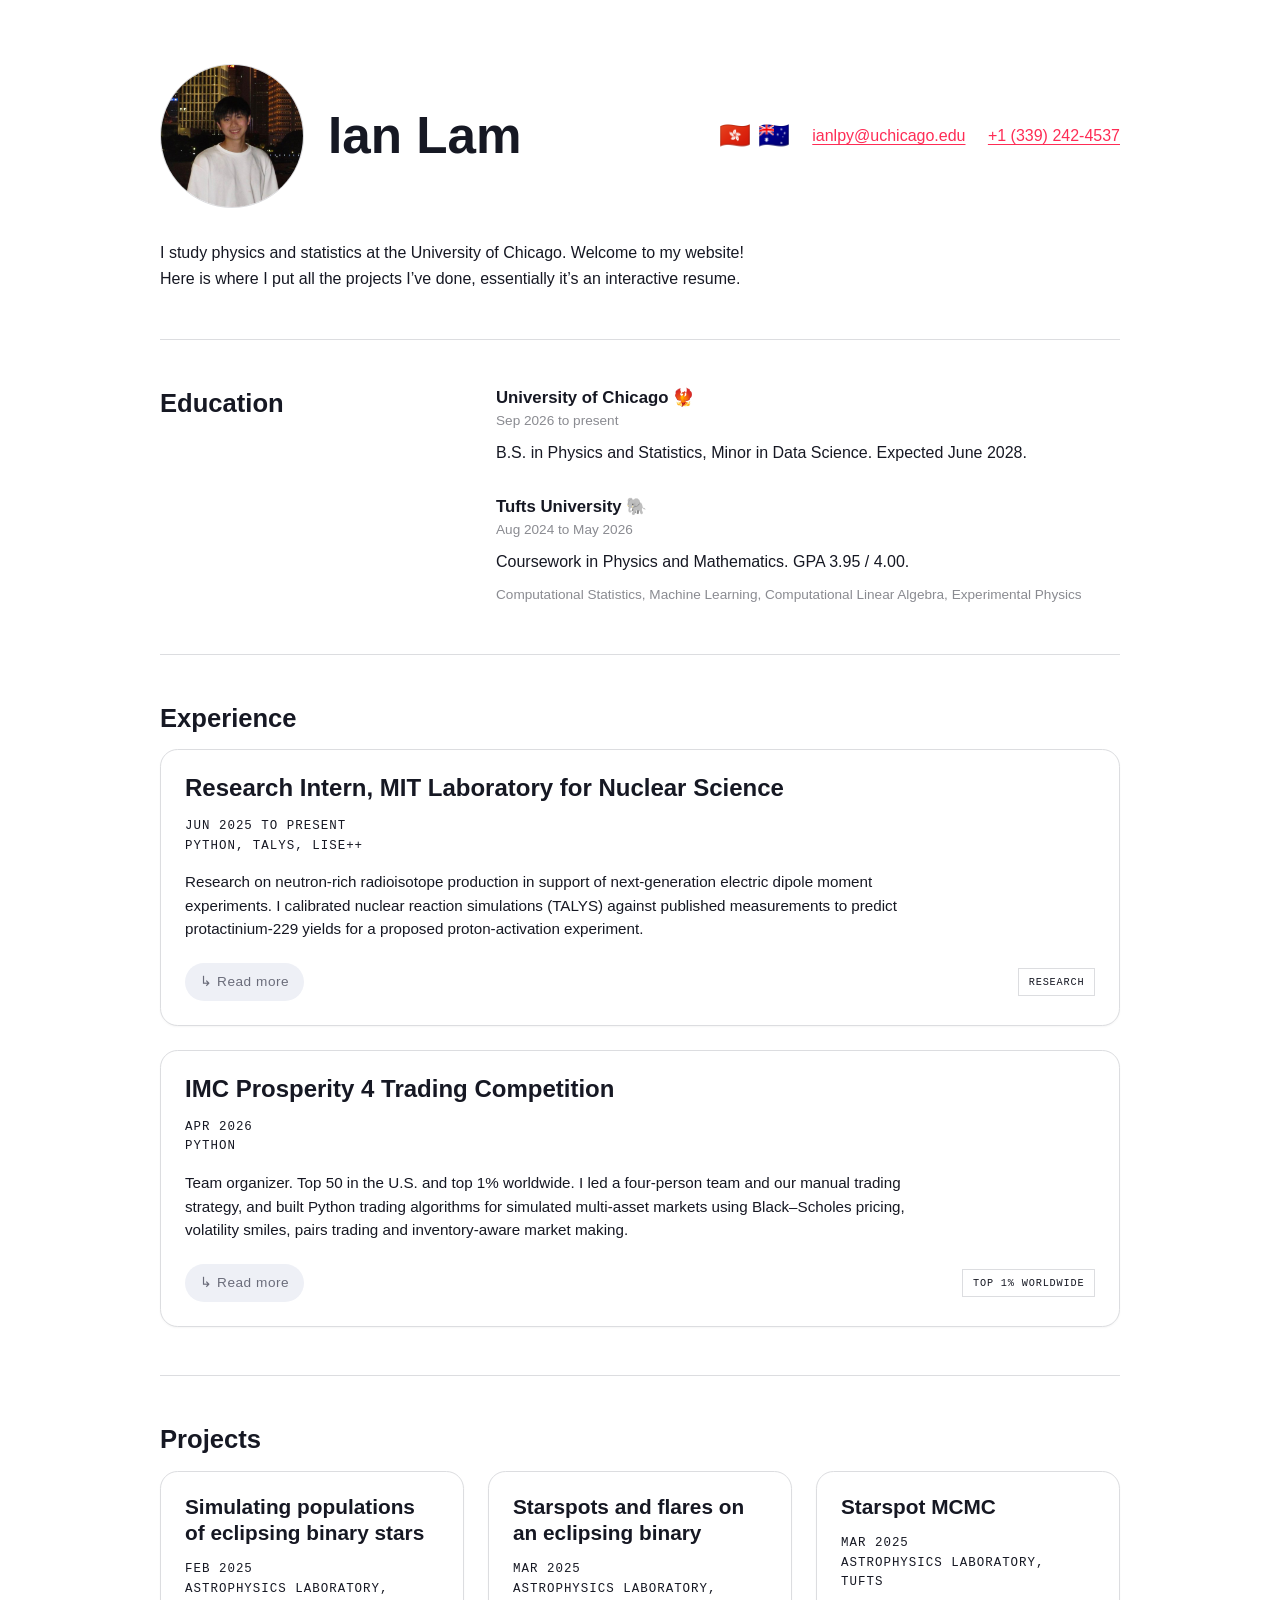
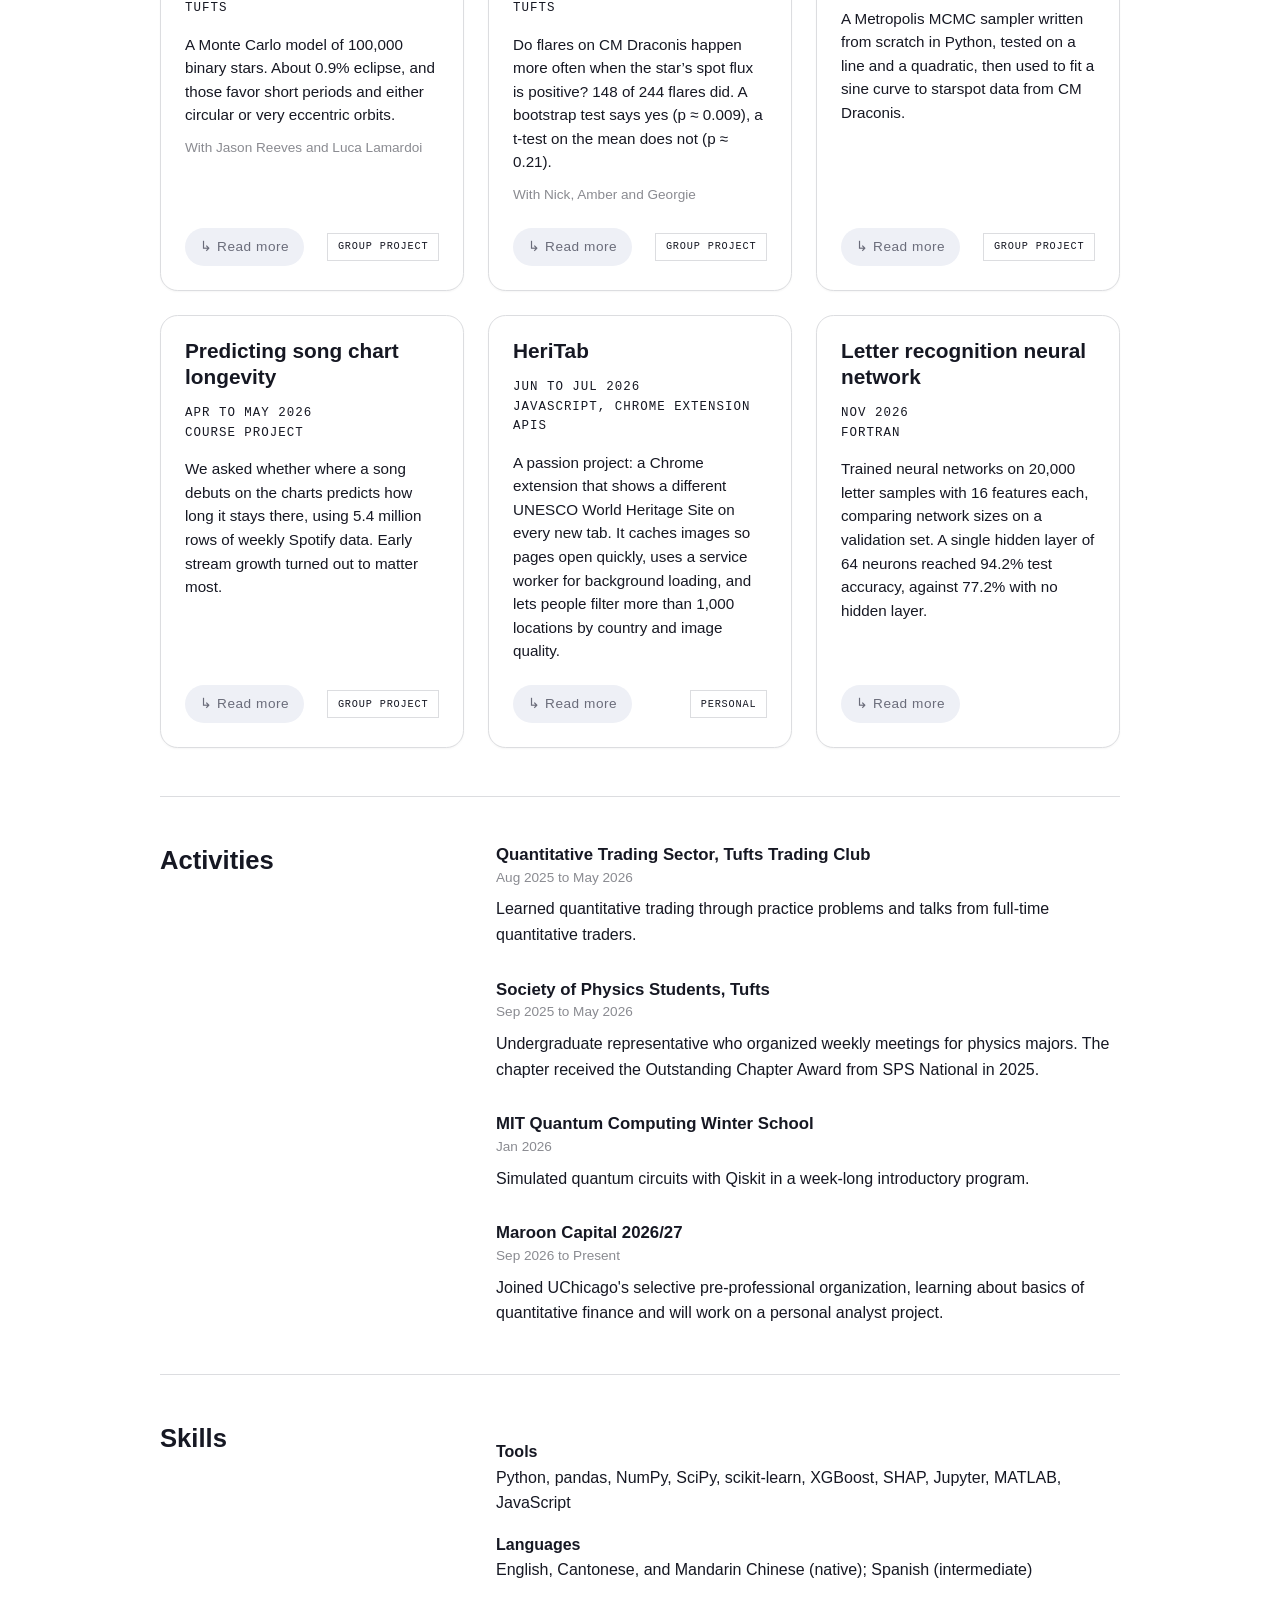
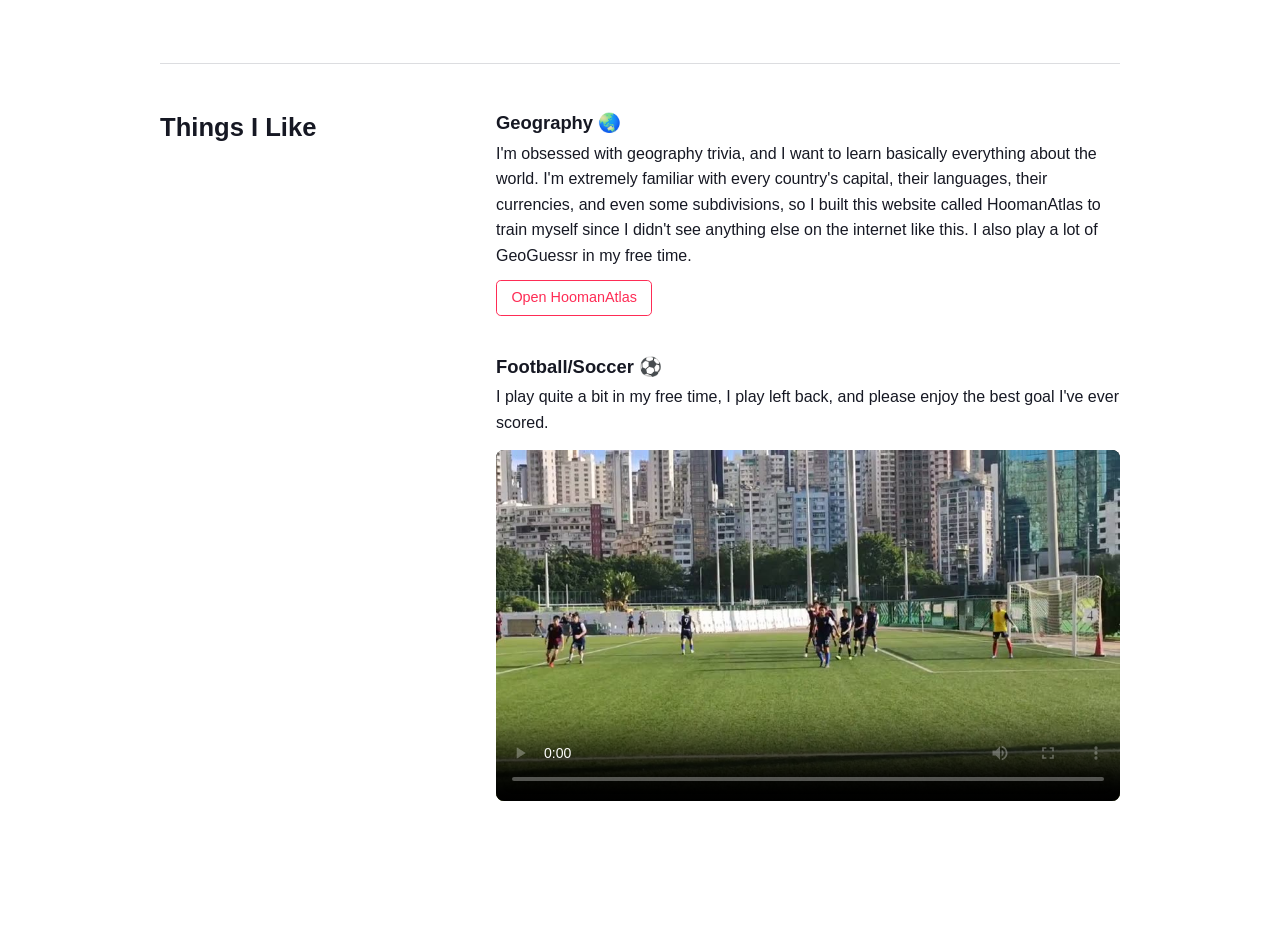
<file: index.html>
<!DOCTYPE html>
<html lang="en">
<head>
<meta charset="utf-8">
<meta name="viewport" content="width=device-width, initial-scale=1">
<title>Ian Lam</title>
<meta name="description" content="Ian Lam: physics and statistics student at the University of Chicago.">

<!--
  HOW TO EDIT THIS FILE
  Edit in VS Code (or any plain-text editor). Do NOT open in TextEdit rich-text mode, Pages, or Word and re-save.

  1. Search for "EDIT" to jump between sections.
  2. To add an entry, copy a whole <article class="entry"> ... </article> block and change the text.
  3. Colors and the font are at the top of style.css (the :root block).
  4. Each project title links to its own page in the projects/ folder.
  5. Spotify bars: change the --v number (the R² value) and the number shown beside it.
-->

<link rel="stylesheet" href="style.css">
</head>
<body>
<main class="page">

  <!-- EDIT: intro -->
  <section class="block top">
    <div class="masthead">
      <div class="who">
        <!-- EDIT: profile photo (pfp.jpg must be in the same folder as this file) -->
        <img class="pfp" alt="Photo of Ian Lam" src="pfp.jpg">
        <h1>Ian Lam</h1>
      </div>
      <!-- EDIT: contact details (top right, all on one line) -->
      <div class="contact">
        <span class="flags" role="img" aria-label="Hong Kong and Australia">🇭🇰 🇦🇺</span>
        <a href="mailto:ianlpy@uchicago.edu">ianlpy@uchicago.edu</a>
        <a href="tel:+13392424537">+1 (339) 242-4537</a>
      </div>
    </div>
    <div class="intro">
      <p>I study physics and statistics at the University of Chicago. Welcome to my website! Here is where I put all the projects I’ve done, essentially it’s an interactive resume.</p>
    </div>
  </section>

  <!-- EDIT: education -->
  <section class="block">
    <h2>Education</h2>
    <div>
      <article class="entry">
        <h3>University of Chicago 🐦‍🔥</h3>
        <p class="date">Sep 2026 to present</p>
        <p class="body">B.S. in Physics and Statistics, Minor in Data Science. Expected June 2028.</p>
      </article>
      <article class="entry">
        <h3>Tufts University 🐘</h3>
        <p class="date">Aug 2024 to May 2026</p>
        <p class="body">Coursework in Physics and Mathematics. GPA 3.95 / 4.00.</p>
        <p class="tags">Computational Statistics, Machine Learning, Computational Linear Algebra, Experimental Physics</p>
      </article>
    </div>
  </section>

  <!-- EDIT: experience -->
  <section class="block wide" id="experience">
    <h2>Experience</h2>
    <div class="cards rows">
      <article class="card wide">
        <div class="card-body">
          <h3><a class="card-link" href="projects/mit-lns.html">Research Intern, MIT Laboratory for Nuclear Science</a></h3>
          <p class="meta">Jun 2025 to present<br>Python, TALYS, LISE++</p>
          <p class="desc">Research on neutron-rich radioisotope production in support of next-generation electric dipole moment experiments. I calibrated nuclear reaction simulations (TALYS) against published measurements to predict protactinium-229 yields for a proposed proton-activation experiment.</p>
          <div class="card-foot">
            <span class="pill">↳ Read more</span>
            <span class="badge">Research</span>
          </div>
        </div>
      </article>

      <article class="card wide">
        <div class="card-body">
          <h3><a class="card-link" href="projects/imc-prosperity.html">IMC Prosperity 4 Trading Competition</a></h3>
          <p class="meta">Apr 2026<br>Python</p>
          <p class="desc">Team organizer. Top 50 in the U.S. and top 1% worldwide. I led a four-person team and our manual trading strategy, and built Python trading algorithms for simulated multi-asset markets using Black–Scholes pricing, volatility smiles, pairs trading and inventory-aware market making.</p>
          <div class="card-foot">
            <span class="pill">↳ Read more</span>
            <span class="badge">Top 1% worldwide</span>
          </div>
        </div>
      </article>
    </div>
  </section>

  <!-- EDIT: projects -->
  <section class="block wide" id="projects">
    <h2>Projects</h2>
    <div class="cards">
      <article class="card">
        <div class="card-body">
          <h3><a class="card-link" href="projects/eclipsing-binaries.html">Simulating populations of eclipsing binary stars</a></h3>
          <p class="meta">Feb 2025<br>Astrophysics Laboratory, Tufts</p>
          <p class="desc">A Monte Carlo model of 100,000 binary stars. About 0.9% eclipse, and those favor short periods and either circular or very eccentric orbits.</p>
        <p class="credit">With Jason Reeves and Luca Lamardoi</p>
          <div class="card-foot">
            <span class="pill">↳ Read more</span>
            <span class="badge">Group project</span>
          </div>
        </div>
      </article>
      <article class="card">
        <div class="card-body">
          <h3><a class="card-link" href="projects/starspots-flares.html">Starspots and flares on an eclipsing binary</a></h3>
          <p class="meta">Mar 2025<br>Astrophysics Laboratory, Tufts</p>
          <p class="desc">Do flares on CM Draconis happen more often when the star’s spot flux is positive? 148 of 244 flares did. A bootstrap test says yes (p ≈ 0.009), a t-test on the mean does not (p ≈ 0.21).</p>
        <p class="credit">With Nick, Amber and Georgie</p>
          <div class="card-foot">
            <span class="pill">↳ Read more</span>
            <span class="badge">Group project</span>
          </div>
        </div>
      </article>
      <article class="card">
        <div class="card-body">
          <h3><a class="card-link" href="projects/mcmc.html">Starspot MCMC</a></h3>
          <p class="meta">Mar 2025<br>Astrophysics Laboratory, Tufts</p>
          <p class="desc">A Metropolis MCMC sampler written from scratch in Python, tested on a line and a quadratic, then used to fit a sine curve to starspot data from CM Draconis.</p>
          <div class="card-foot">
            <span class="pill">↳ Read more</span>
            <span class="badge">Group project</span>
          </div>
        </div>
      </article>
      <article class="card">
        <div class="card-body">
          <h3><a class="card-link" href="projects/spotify.html">Predicting song chart longevity</a></h3>
          <p class="meta">Apr to May 2026<br>Course project</p>
          <p class="desc">We asked whether where a song debuts on the charts predicts how long it stays there, using 5.4 million rows of weekly Spotify data. Early stream growth turned out to matter most.</p>
          <div class="card-foot">
            <span class="pill">↳ Read more</span>
            <span class="badge">Group project</span>
          </div>
        </div>
      </article>
      <article class="card">
        <div class="card-body">
          <h3><a class="card-link" href="projects/heritab.html">HeriTab</a></h3>
          <p class="meta">Jun to Jul 2026<br>JavaScript, Chrome extension APIs</p>
          <p class="desc">A passion project: a Chrome extension that shows a different UNESCO World Heritage Site on every new tab. It caches images so pages open quickly, uses a service worker for background loading, and lets people filter more than 1,000 locations by country and image quality.</p>
          <div class="card-foot">
            <span class="pill">↳ Read more</span>
            <span class="badge">Personal</span>
          </div>
        </div>
      </article>
      <article class="card">
        <div class="card-body">
          <h3><a class="card-link" href="projects/letter-recognition.html">Letter recognition neural network</a></h3>
          <p class="meta">Nov 2026<br>Fortran</p>
          <p class="desc">Trained neural networks on 20,000 letter samples with 16 features each, comparing network sizes on a validation set. A single hidden layer of 64 neurons reached 94.2% test accuracy, against 77.2% with no hidden layer.</p>
          <div class="card-foot">
            <span class="pill">↳ Read more</span>
          </div>
        </div>
      </article>
    </div>
  </section>

  <!-- EDIT: activities -->
  <section class="block">
    <h2>Activities</h2>
    <div>
      <article class="entry">
        <h3>Quantitative Trading Sector, Tufts Trading Club</h3>
        <p class="date">Aug 2025 to May 2026</p>
        <p class="body">Learned quantitative trading through practice problems and talks from full-time quantitative traders.</p>
      </article>
      <article class="entry">
        <h3>Society of Physics Students, Tufts</h3>
        <p class="date">Sep 2025 to May 2026</p>
        <p class="body">Undergraduate representative who organized weekly meetings for physics majors. The chapter received the Outstanding Chapter Award from SPS National in 2025.</p>
      </article>
      <article class="entry">
        <h3>MIT Quantum Computing Winter School</h3>
        <p class="date">Jan 2026</p>
        <p class="body">Simulated quantum circuits with Qiskit in a week-long introductory program.</p>
      </article>
      <article class="entry">
        <h3>Maroon Capital 2026/27</h3>
        <p class="date">Sep 2026 to Present</p>
        <p class="body">Joined UChicago's selective pre-professional organization, learning about basics of quantitative finance and will work on a personal analyst project.</p>
      </article>
    </div>
  </section>

  <!-- EDIT: skills -->
  <section class="block">
    <h2>Skills</h2>
    <dl class="skills">
      <dt>Tools</dt>
      <dd>Python, pandas, NumPy, SciPy, scikit-learn, XGBoost, SHAP, Jupyter, MATLAB, JavaScript</dd>
      <dt>Languages</dt>
      <dd>English, Cantonese, and Mandarin Chinese (native); Spanish (intermediate)</dd>
    </dl>
  </section>

  <!-- EDIT: things I like. Copy a whole <div class="topic"> block to add another topic. -->
  <section class="block" id="likes">
    <h2>Things I Like</h2>
    <div class="likes">



      <div class="topic">
        <h3>Geography 🌏</h3>
        <p class="body">I'm obsessed with geography trivia, and I want to learn basically everything about the world. I'm extremely familiar with every country's capital, their languages, their currencies, and even some subdivisions, so I built this website called HoomanAtlas to train myself since I didn't see anything else on the internet like this. I also play a lot of GeoGuessr in my free time.</p>
        <!-- EDIT: hoomanatlas.html must be in the same folder as this file. It is a big page (about 20 MB), so it opens in a new tab. -->
        <p><a class="btn" href="hoomanatlas.html" target="_blank" rel="noopener">Open HoomanAtlas</a></p>
      </div>

      <div class="topic">
        <h3>Football/Soccer ⚽</h3>
        <p class="body">I play quite a bit in my free time, I play left back, and please enjoy the best goal I've ever scored.</p>
        <!-- EDIT: goal.mp4 and goal-poster.jpg must be in the same folder as this file -->
        <video controls playsinline preload="metadata" poster="goal-poster.jpg" aria-label="Video of my best goal">
          <source src="goal.mp4" type="video/mp4">
          Your browser can’t play this video. <a href="goal.mp4">Download it instead.</a>
        </video>
      </div>

    </div>
  </section>

</main>
</body>
</html>
</file>
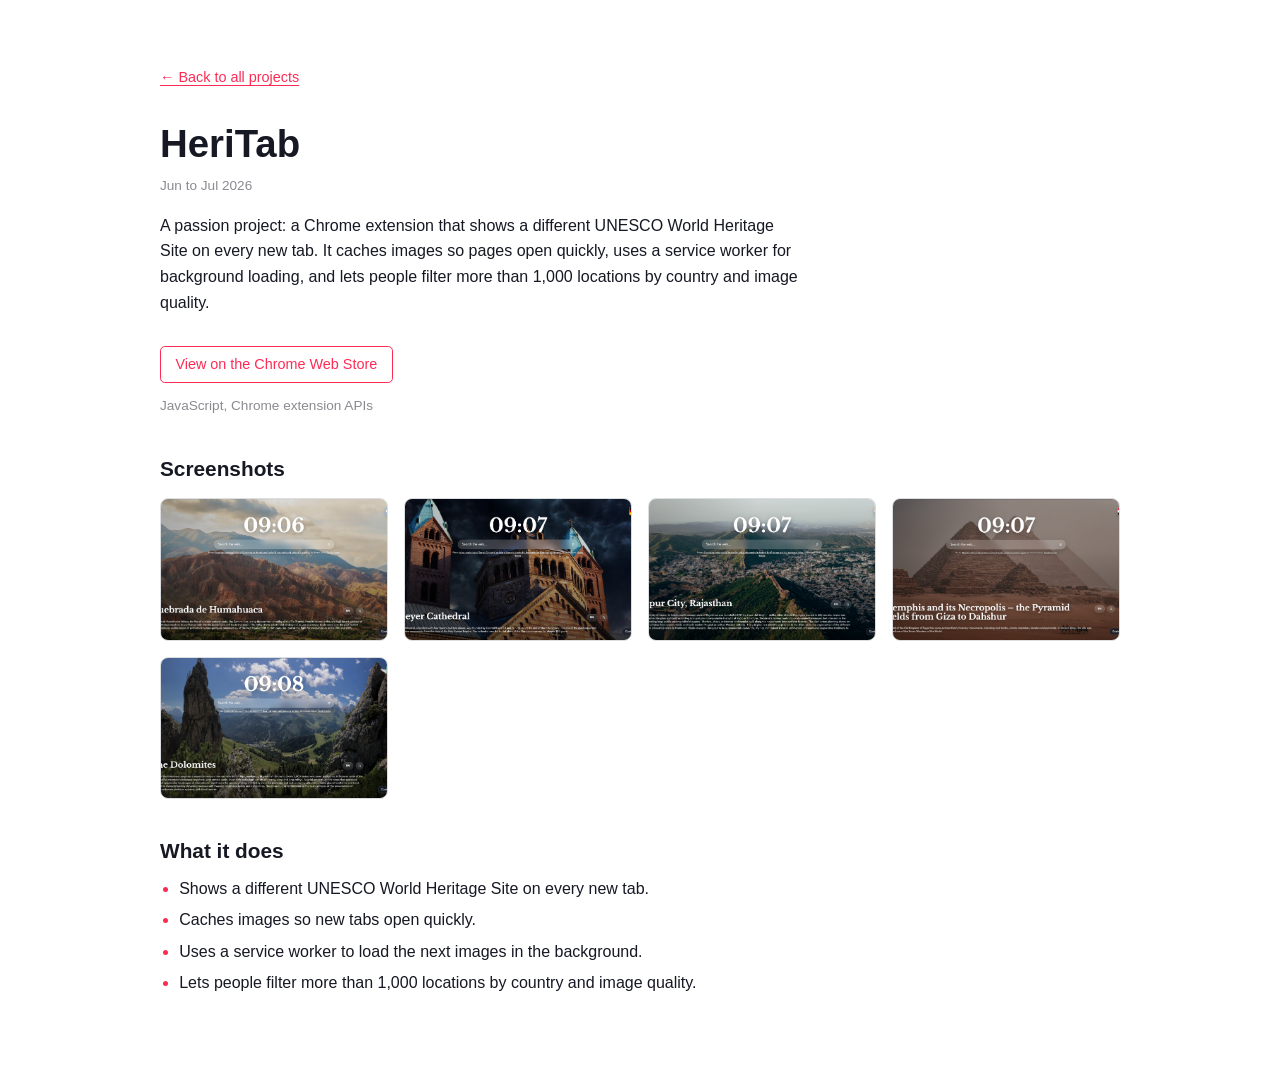
<file: projects/heritab.html>
<!DOCTYPE html>
<html lang="en">
<head>
<meta charset="utf-8">
<meta name="viewport" content="width=device-width, initial-scale=1">
<title>HeriTab | Ian Lam</title>
<meta name="description" content="HeriTab: a Chrome extension that shows a different UNESCO World Heritage Site on every new tab.">
<link rel="stylesheet" href="../style.css">
</head>
<body>
<main class="page project">
  <a class="back" href="../index.html#projects">← Back to all projects</a>

  <h1>HeriTab</h1>
  <p class="date">Jun to Jul 2026</p>
  <p class="lead">A passion project: a Chrome extension that shows a different UNESCO World Heritage Site on every new tab. It caches images so pages open quickly, uses a service worker for background loading, and lets people filter more than 1,000 locations by country and image quality.</p>

  <p class="links">
    <a class="btn" href="https://chromewebstore.google.com/detail/heritab/mcgmegnmmhdmbiboehbfhfpccahoglom">View on the Chrome Web Store</a>
    <!-- EDIT: to add a source-code button, delete the comment markers around the line below and paste your repo URL.
    <a class="btn" href="https://github.com/YOUR-USERNAME/YOUR-REPO">View source on GitHub</a>
    -->
  </p>
  <p class="tags">JavaScript, Chrome extension APIs</p>

  <h2>Screenshots</h2>
  <!-- EDIT: images live in projects/images/. Click a thumbnail to open it full size. -->
  <div class="gallery">
      <a href="images/image1.png"><img src="images/image1.png" alt="HeriTab screenshot 1" loading="lazy"></a>
      <a href="images/image2.png"><img src="images/image2.png" alt="HeriTab screenshot 2" loading="lazy"></a>
      <a href="images/image3.png"><img src="images/image3.png" alt="HeriTab screenshot 3" loading="lazy"></a>
      <a href="images/image4.png"><img src="images/image4.png" alt="HeriTab screenshot 4" loading="lazy"></a>
      <a href="images/image5.png"><img src="images/image5.png" alt="HeriTab screenshot 5" loading="lazy"></a>
  </div>

  <!-- EDIT: add more sections below. Copy a pair of <h2> and <p> for each one. -->
  <h2>What it does</h2>
  <ul class="plain">
    <li>Shows a different UNESCO World Heritage Site on every new tab.</li>
    <li>Caches images so new tabs open quickly.</li>
    <li>Uses a service worker to load the next images in the background.</li>
    <li>Lets people filter more than 1,000 locations by country and image quality.</li>
  </ul>
</main>
</body>
</html>
</file>
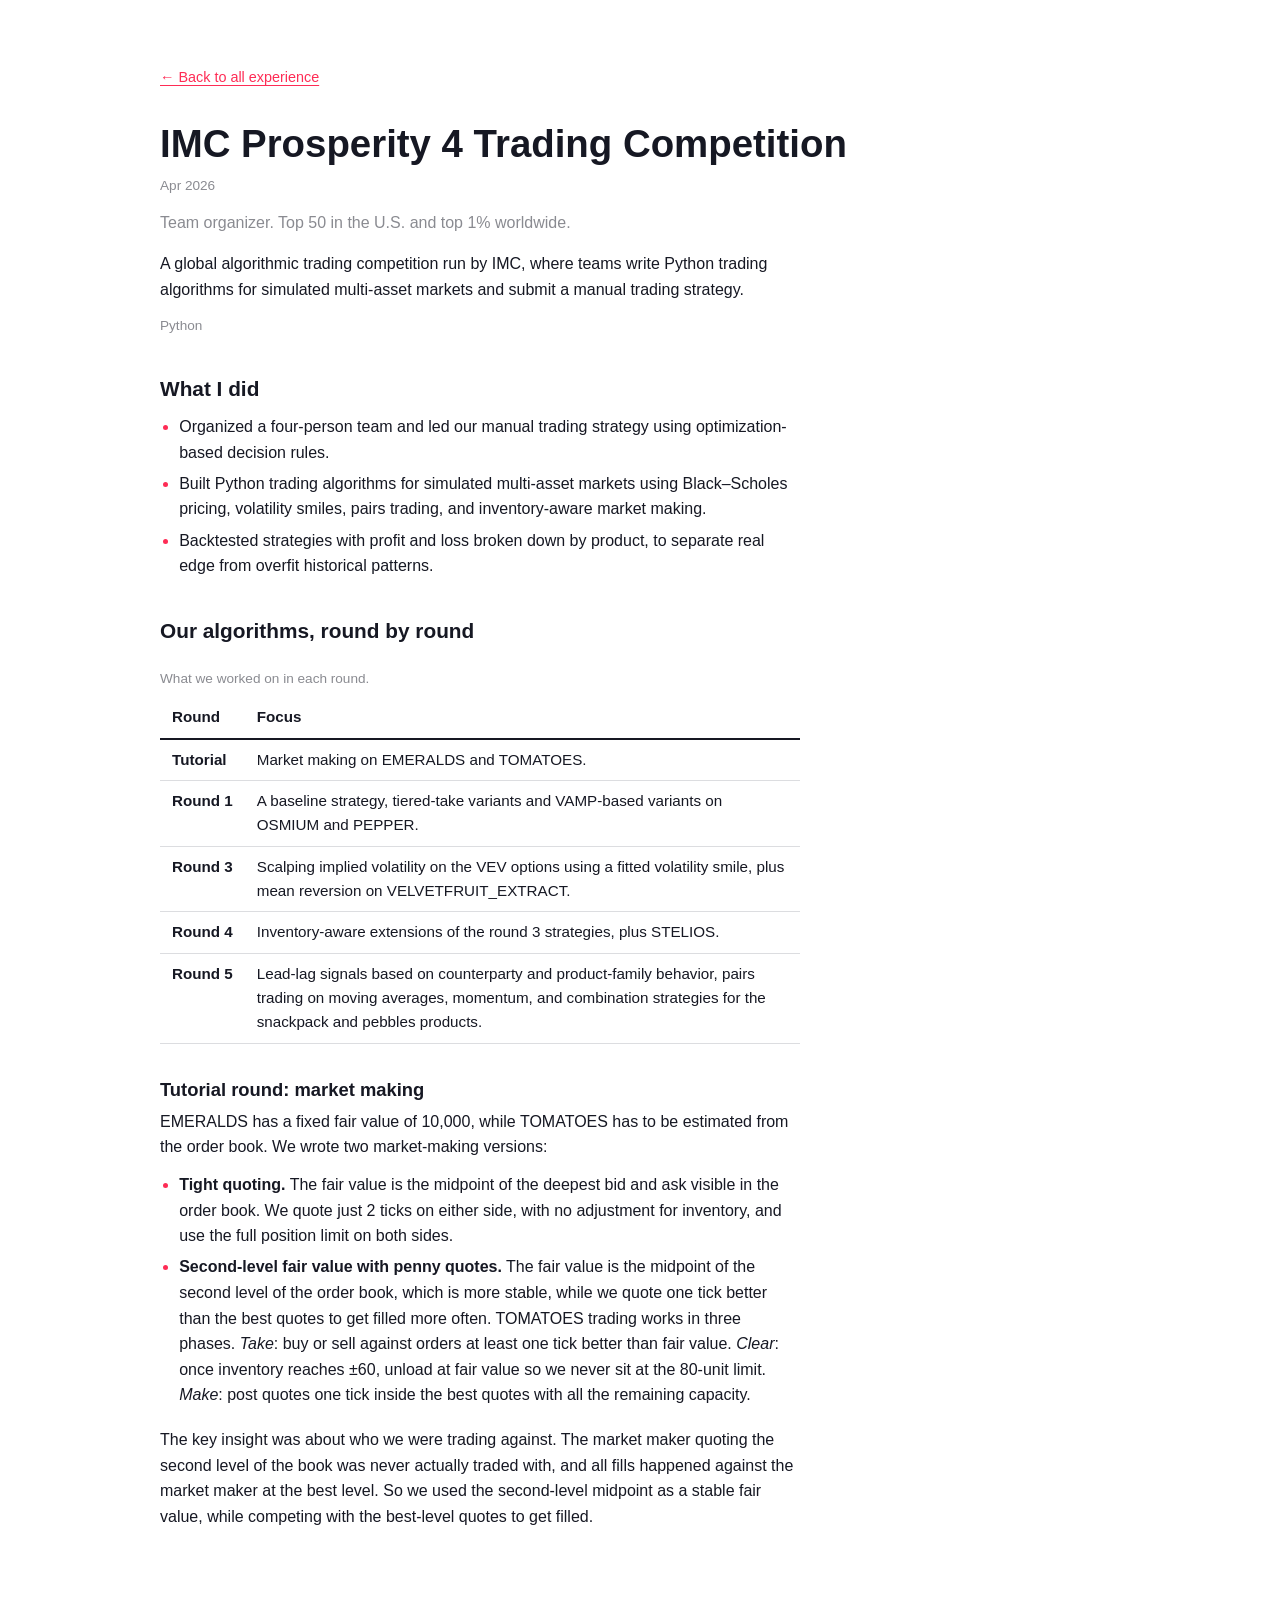
<file: projects/imc-prosperity.html>
<!DOCTYPE html>
<html lang="en">
<head>
<meta charset="utf-8">
<meta name="viewport" content="width=device-width, initial-scale=1">
<title>IMC Prosperity 4 Trading Competition | Ian Lam</title>
<meta name="description" content="IMC Prosperity 4 Trading Competition: experience of Ian Lam.">
<link rel="stylesheet" href="../style.css">
</head>
<body>
<main class="page project">
  <a class="back" href="../index.html#experience">← Back to all experience</a>

  <h1>IMC Prosperity 4 Trading Competition</h1>
  <p class="date">Apr 2026</p>
  <p class="sub">Team organizer. Top 50 in the U.S. and top 1% worldwide.</p>
  <p class="lead">A global algorithmic trading competition run by IMC, where teams write Python trading algorithms for simulated multi-asset markets and submit a manual trading strategy.</p>
  <p class="tags">Python</p>

  <h2>What I did</h2>
  <ul class="plain">
    <li>Organized a four-person team and led our manual trading strategy using optimization-based decision rules.</li>
    <li>Built Python trading algorithms for simulated multi-asset markets using Black–Scholes pricing, volatility smiles, pairs trading, and inventory-aware market making.</li>
    <li>Backtested strategies with profit and loss broken down by product, to separate real edge from overfit historical patterns.</li>
  </ul>

  <h2>Our algorithms, round by round</h2>
  <table class="data-table wide">
    <caption>What we worked on in each round.</caption>
    <thead>
      <tr><th scope="col">Round</th><th scope="col">Focus</th></tr>
    </thead>
    <tbody>
      <tr><th scope="row">Tutorial</th><td>Market making on EMERALDS and TOMATOES.</td></tr>
      <tr><th scope="row">Round 1</th><td>A baseline strategy, tiered-take variants and VAMP-based variants on OSMIUM and PEPPER.</td></tr>
      <tr><th scope="row">Round 3</th><td>Scalping implied volatility on the VEV options using a fitted volatility smile, plus mean reversion on VELVETFRUIT_EXTRACT.</td></tr>
      <tr><th scope="row">Round 4</th><td>Inventory-aware extensions of the round 3 strategies, plus STELIOS.</td></tr>
      <tr><th scope="row">Round 5</th><td>Lead-lag signals based on counterparty and product-family behavior, pairs trading on moving averages, momentum, and combination strategies for the snackpack and pebbles products.</td></tr>
    </tbody>
  </table>

  <h3>Tutorial round: market making</h3>
  <p>EMERALDS has a fixed fair value of 10,000, while TOMATOES has to be estimated from the order book. We wrote two market-making versions:</p>
  <ul class="plain">
    <li><b>Tight quoting.</b> The fair value is the midpoint of the deepest bid and ask visible in the order book. We quote just 2 ticks on either side, with no adjustment for inventory, and use the full position limit on both sides.</li>
    <li><b>Second-level fair value with penny quotes.</b> The fair value is the midpoint of the second level of the order book, which is more stable, while we quote one tick better than the best quotes to get filled more often. TOMATOES trading works in three phases. <i>Take</i>: buy or sell against orders at least one tick better than fair value. <i>Clear</i>: once inventory reaches ±60, unload at fair value so we never sit at the 80-unit limit. <i>Make</i>: post quotes one tick inside the best quotes with all the remaining capacity.</li>
  </ul>
  <p>The key insight was about who we were trading against. The market maker quoting the second level of the book was never actually traded with, and all fills happened against the market maker at the best level. So we used the second-level midpoint as a stable fair value, while competing with the best-level quotes to get filled.</p>

  <!-- EDIT: add more detail below (a report link, figures, what you learned). Copy a pair of <h2> and <p> for each new section. -->
</main>
</body>
</html>
</file>
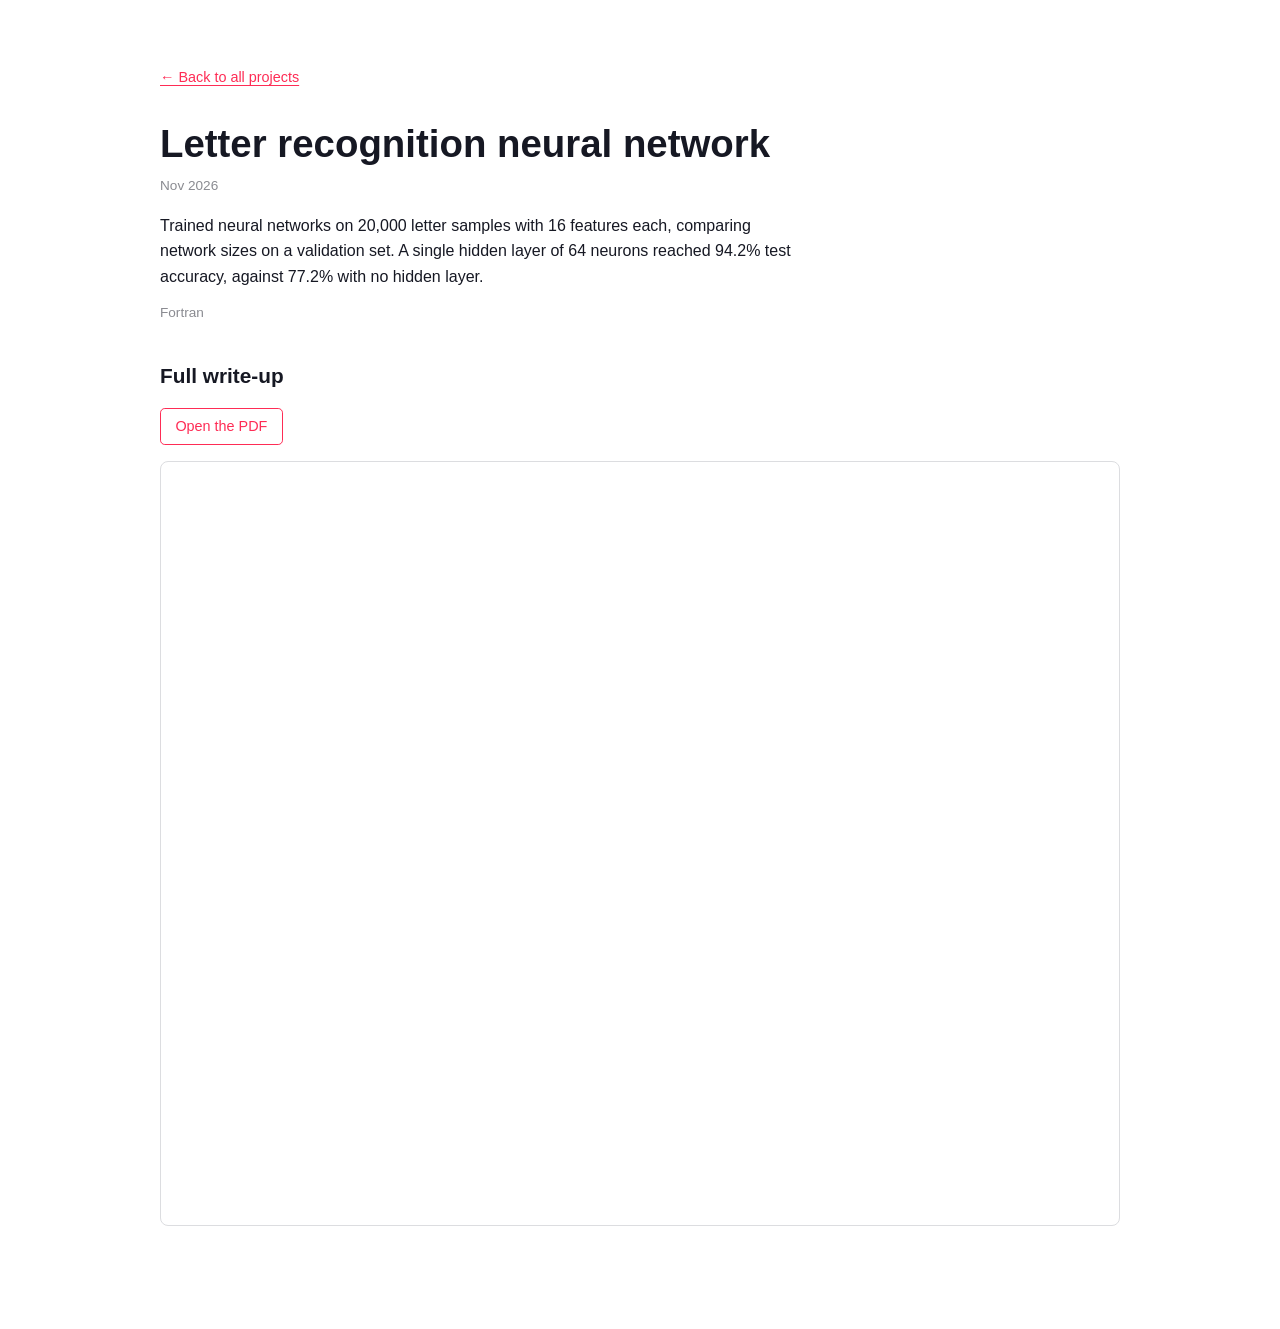
<file: projects/letter-recognition.html>
<!DOCTYPE html>
<html lang="en">
<head>
<meta charset="utf-8">
<meta name="viewport" content="width=device-width, initial-scale=1">
<title>Letter recognition neural network | Ian Lam</title>
<meta name="description" content="Letter recognition neural network: a project by Ian Lam.">
<link rel="stylesheet" href="../style.css">
</head>
<body>
<main class="page project">
  <a class="back" href="../index.html#projects">← Back to all projects</a>

  <h1>Letter recognition neural network</h1>
  <p class="date">Nov 2026</p>
  <p class="lead">Trained neural networks on 20,000 letter samples with 16 features each, comparing network sizes on a validation set. A single hidden layer of 64 neurons reached 94.2% test accuracy, against 77.2% with no hidden layer.</p>
  <p class="tags">Fortran</p>

    <!-- EDIT: the write-up. Put letter-recognition.pdf in this projects/ folder (compile your LaTeX to PDF first). -->
    <h2>Full write-up</h2>
    <p><a class="btn" href="letter-recognition.pdf">Open the PDF</a></p>
    <iframe class="pdf-frame" src="letter-recognition.pdf" title="Letter recognition neural network write-up"></iframe>

</main>
</body>
</html>
</file>
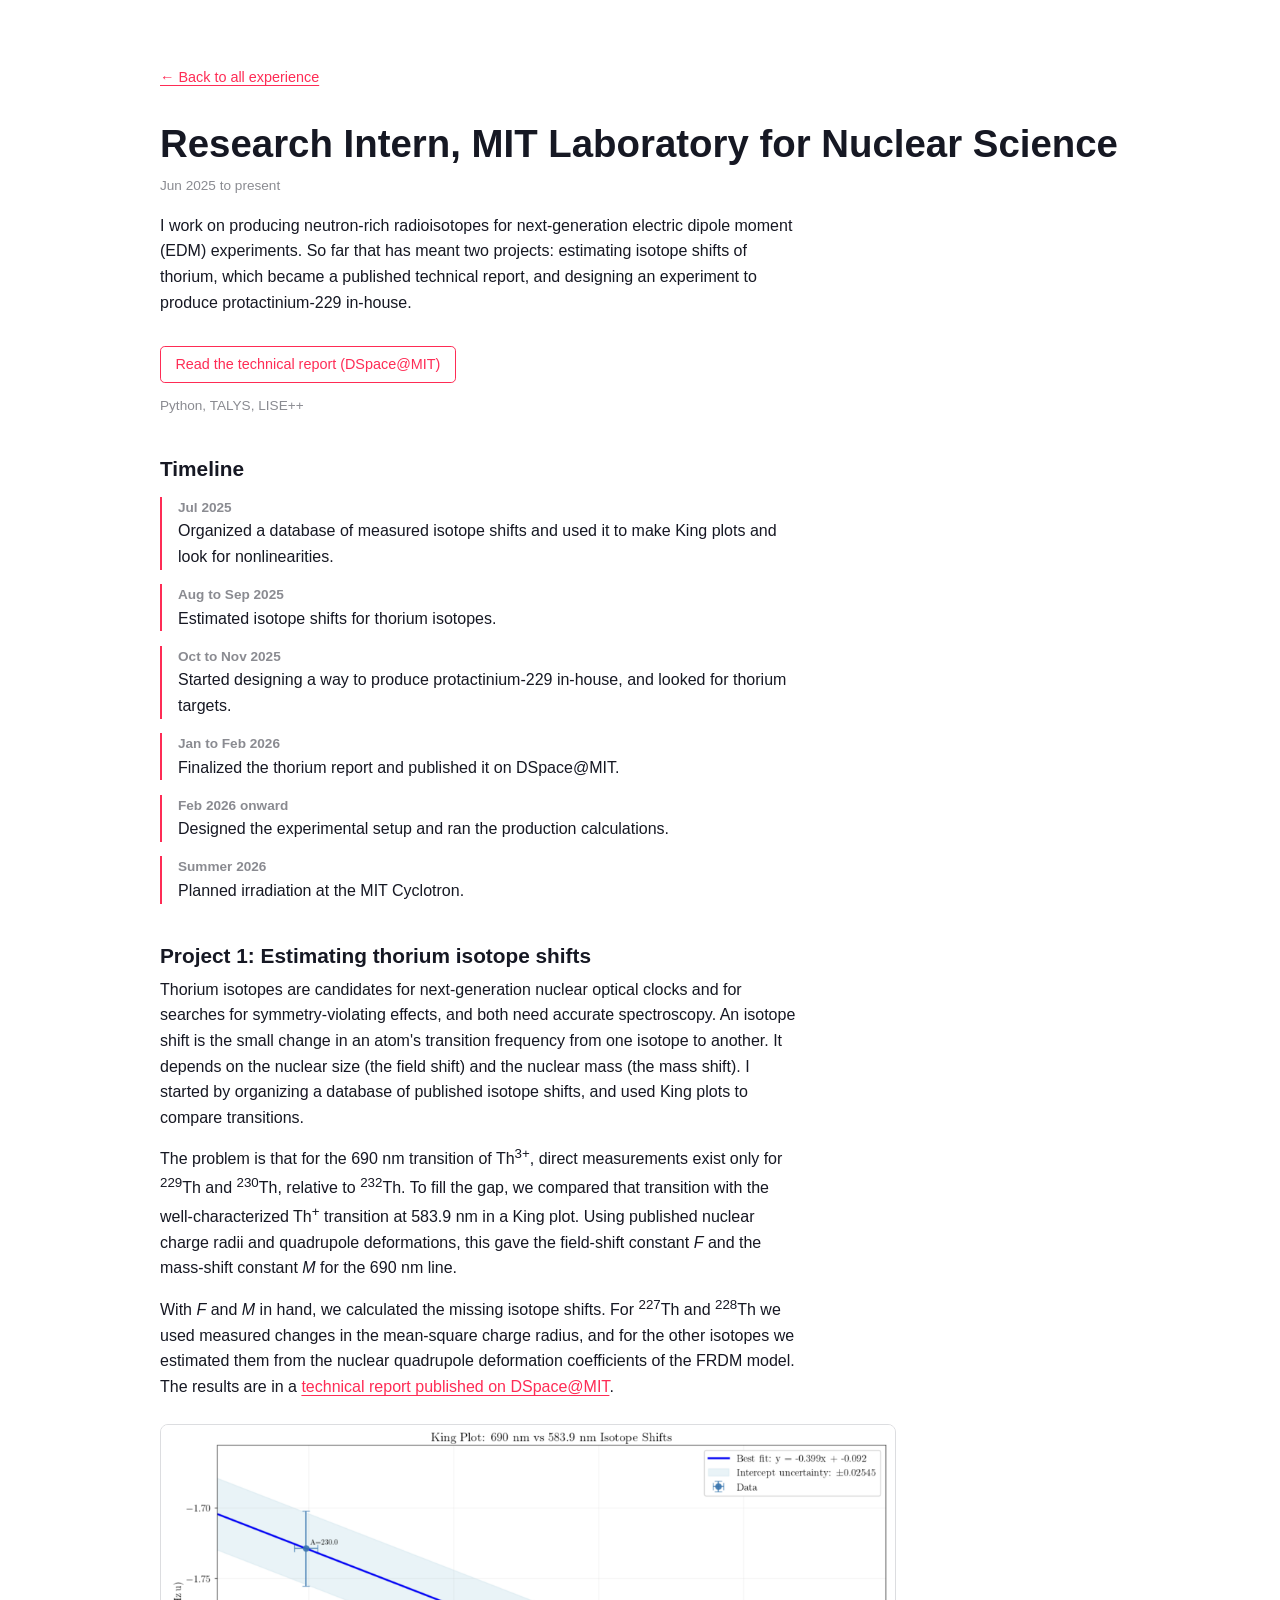
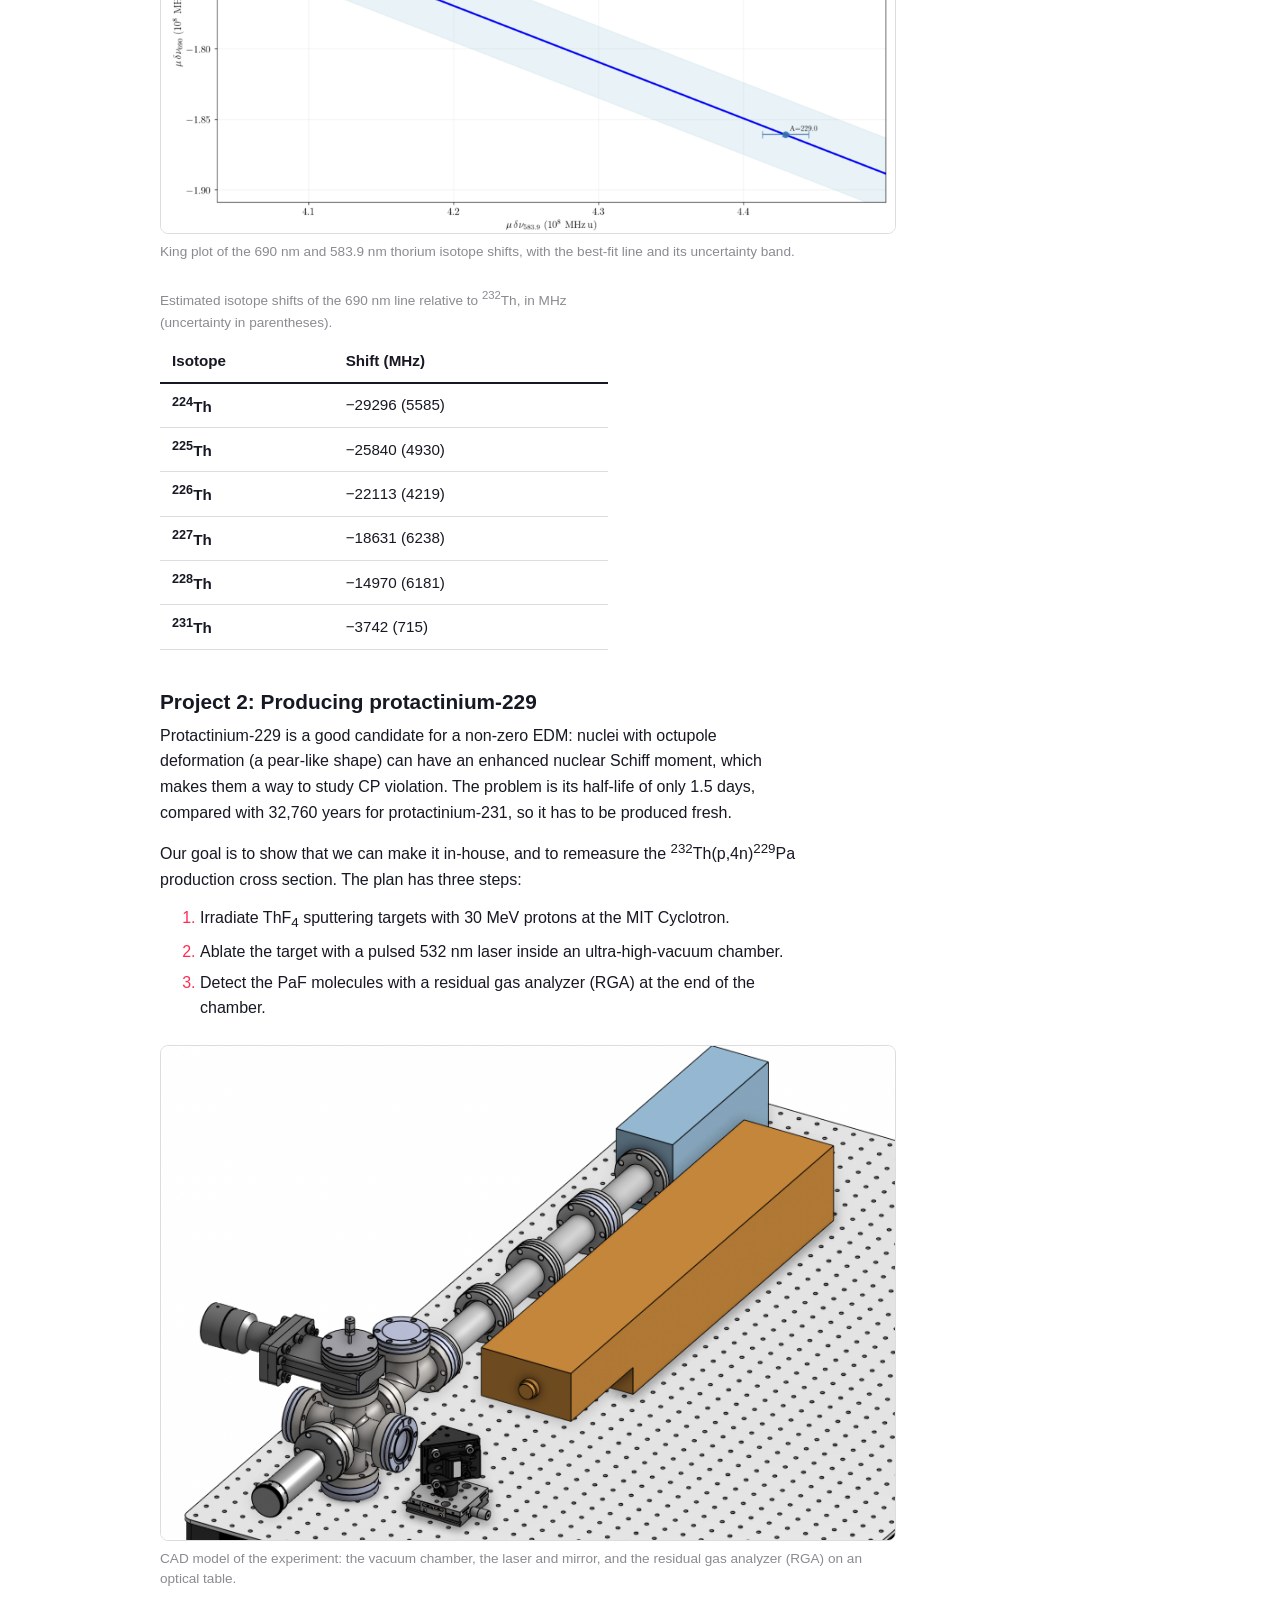
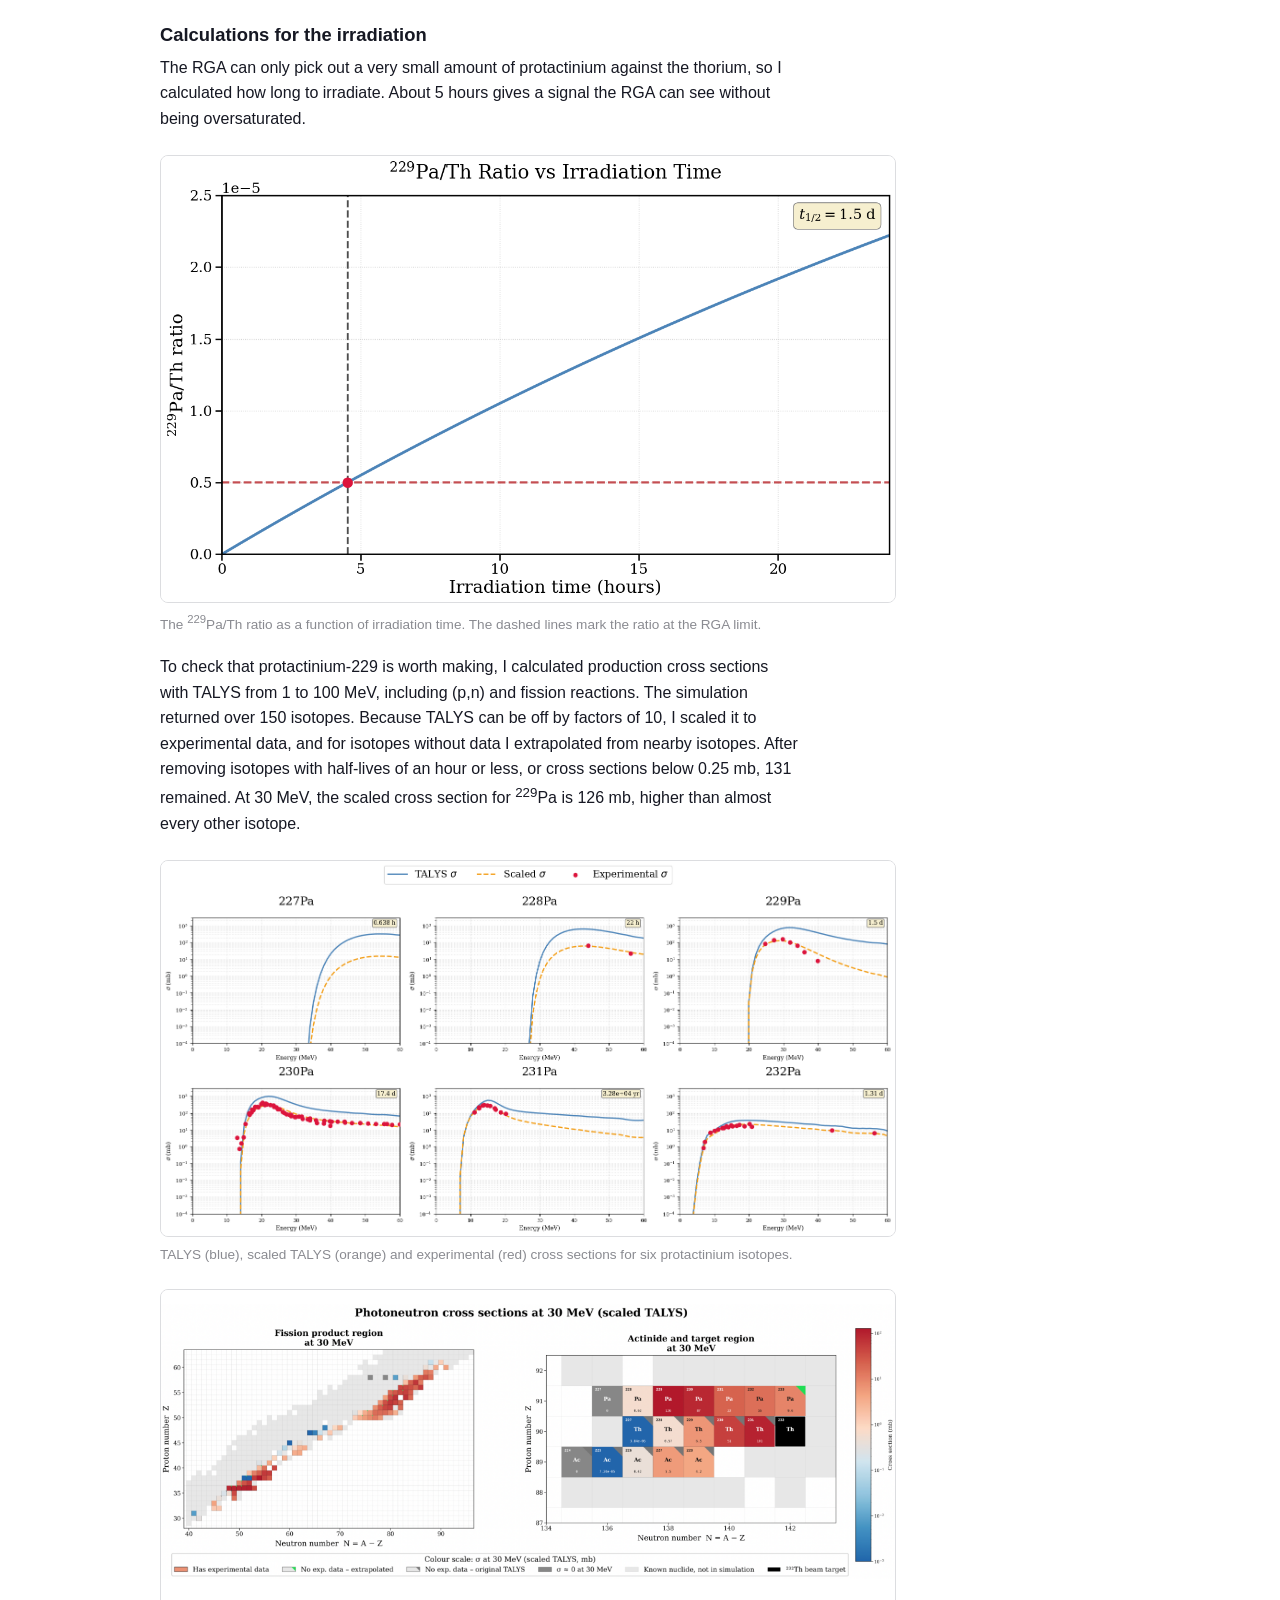
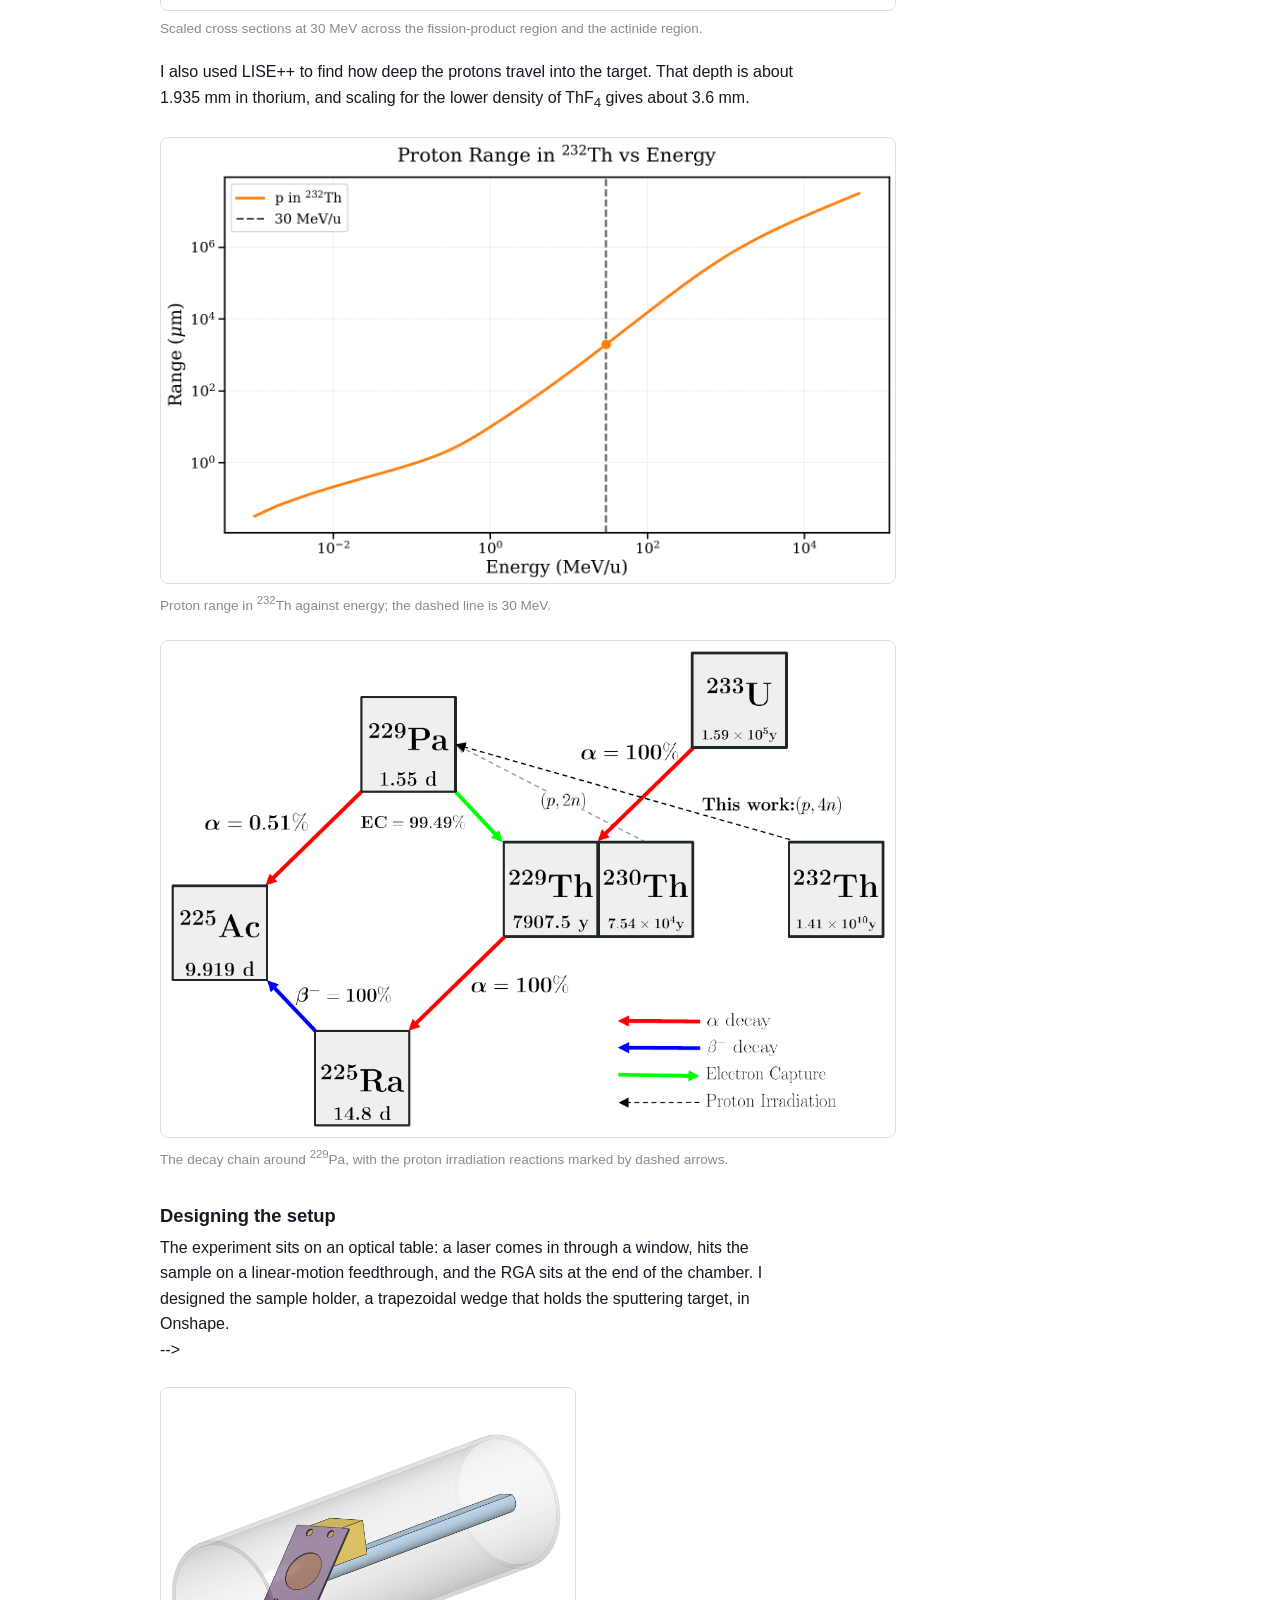
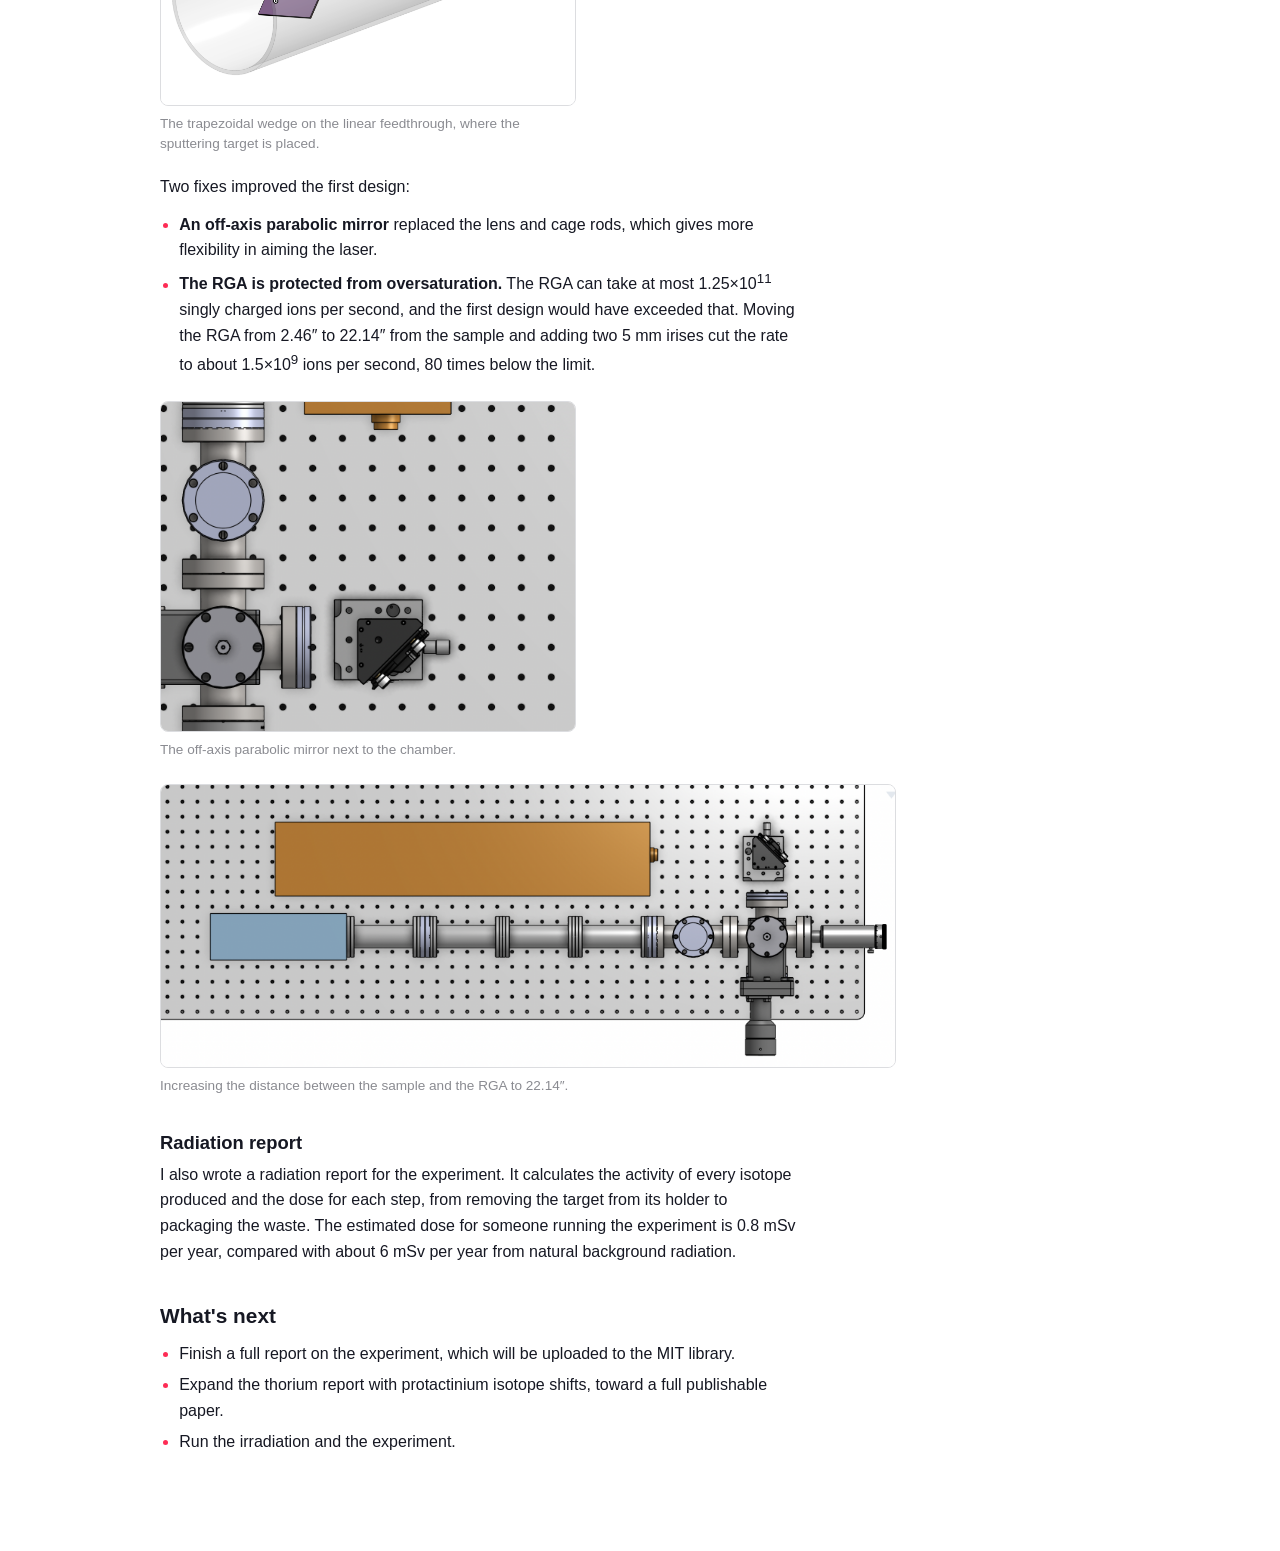
<file: projects/mit-lns.html>
<!DOCTYPE html>
<html lang="en">
<head>
<meta charset="utf-8">
<meta name="viewport" content="width=device-width, initial-scale=1">
<title>Research Intern, MIT Laboratory for Nuclear Science | Ian Lam</title>
<meta name="description" content="Research at the MIT Laboratory for Nuclear Science: thorium isotope shifts and an experiment to produce protactinium-229.">
<link rel="stylesheet" href="../style.css">
</head>
<body>
<main class="page project">
  <a class="back" href="../index.html#experience">← Back to all experience</a>

  <h1>Research Intern, MIT Laboratory for Nuclear Science</h1>
  <p class="date">Jun 2025 to present</p>
  <p class="lead">I work on producing neutron-rich radioisotopes for next-generation electric dipole moment (EDM) experiments. So far that has meant two projects: estimating isotope shifts of thorium, which became a published technical report, and designing an experiment to produce protactinium-229 in-house.</p>
  <p class="links">
    <a class="btn" href="https://dspace.mit.edu/handle/1721.1/164953" target="_blank" rel="noopener">Read the technical report (DSpace@MIT)</a>
  </p>
  <p class="tags">Python, TALYS, LISE++</p>

  <h2>Timeline</h2>
  <ul class="timeline">
    <li><b>Jul 2025</b>Organized a database of measured isotope shifts and used it to make King plots and look for nonlinearities.</li>
    <li><b>Aug to Sep 2025</b>Estimated isotope shifts for thorium isotopes.</li>
    <li><b>Oct to Nov 2025</b>Started designing a way to produce protactinium-229 in-house, and looked for thorium targets.</li>
    <li><b>Jan to Feb 2026</b>Finalized the thorium report and published it on DSpace@MIT.</li>
    <li><b>Feb 2026 onward</b>Designed the experimental setup and ran the production calculations.</li>
    <li><b>Summer 2026</b>Planned irradiation at the MIT Cyclotron.</li>
  </ul>

  <h2>Project 1: Estimating thorium isotope shifts</h2>
  <p>Thorium isotopes are candidates for next-generation nuclear optical clocks and for searches for symmetry-violating effects, and both need accurate spectroscopy. An isotope shift is the small change in an atom's transition frequency from one isotope to another. It depends on the nuclear size (the field shift) and the nuclear mass (the mass shift). I started by organizing a database of published isotope shifts, and used King plots to compare transitions.</p>
  <p>The problem is that for the 690 nm transition of Th<sup>3+</sup>, direct measurements exist only for <sup>229</sup>Th and <sup>230</sup>Th, relative to <sup>232</sup>Th. To fill the gap, we compared that transition with the well-characterized Th<sup>+</sup> transition at 583.9 nm in a King plot. Using published nuclear charge radii and quadrupole deformations, this gave the field-shift constant <i>F</i> and the mass-shift constant <i>M</i> for the 690 nm line.</p>
  <p>With <i>F</i> and <i>M</i> in hand, we calculated the missing isotope shifts. For <sup>227</sup>Th and <sup>228</sup>Th we used measured changes in the mean-square charge radius, and for the other isotopes we estimated them from the nuclear quadrupole deformation coefficients of the FRDM model. The results are in a <a href="https://dspace.mit.edu/handle/1721.1/164953" target="_blank" rel="noopener">technical report published on DSpace@MIT</a>.</p>
    <figure class="figure">
      <a href="images/mit/thorium-king-plot.png"><img src="images/mit/thorium-king-plot.png" alt="King plot comparing the 690 nm and 583.9 nm thorium isotope shifts, with a best-fit line and an uncertainty band" loading="lazy"></a>
      <figcaption>King plot of the 690 nm and 583.9 nm thorium isotope shifts, with the best-fit line and its uncertainty band.</figcaption>
    </figure>
  <table class="data-table">
    <caption>Estimated isotope shifts of the 690 nm line relative to <sup>232</sup>Th, in MHz (uncertainty in parentheses).</caption>
    <thead>
      <tr><th scope="col">Isotope</th><th scope="col">Shift (MHz)</th></tr>
    </thead>
    <tbody>
        <tr><th scope="row"><sup>224</sup>Th</th><td>−29296 (5585)</td></tr>
        <tr><th scope="row"><sup>225</sup>Th</th><td>−25840 (4930)</td></tr>
        <tr><th scope="row"><sup>226</sup>Th</th><td>−22113 (4219)</td></tr>
        <tr><th scope="row"><sup>227</sup>Th</th><td>−18631 (6238)</td></tr>
        <tr><th scope="row"><sup>228</sup>Th</th><td>−14970 (6181)</td></tr>
        <tr><th scope="row"><sup>231</sup>Th</th><td>−3742 (715)</td></tr>
    </tbody>
  </table>

  <h2>Project 2: Producing protactinium-229</h2>
  <p>Protactinium-229 is a good candidate for a non-zero EDM: nuclei with octupole deformation (a pear-like shape) can have an enhanced nuclear Schiff moment, which makes them a way to study CP violation. The problem is its half-life of only 1.5 days, compared with 32,760 years for protactinium-231, so it has to be produced fresh.</p>
  <p>Our goal is to show that we can make it in-house, and to remeasure the <sup>232</sup>Th(p,4n)<sup>229</sup>Pa production cross section. The plan has three steps:</p>
  <ol class="plain">
    <li>Irradiate ThF<sub>4</sub> sputtering targets with 30 MeV protons at the MIT Cyclotron.</li>
    <li>Ablate the target with a pulsed 532 nm laser inside an ultra-high-vacuum chamber.</li>
    <li>Detect the PaF molecules with a residual gas analyzer (RGA) at the end of the chamber.</li>
  </ol>
    <figure class="figure">
      <a href="images/mit/experiment-cad-overview.png"><img src="images/mit/experiment-cad-overview.png" alt="3D CAD rendering of the experiment: a vacuum chamber on an optical table with a laser and a residual gas analyzer" loading="lazy"></a>
      <figcaption>CAD model of the experiment: the vacuum chamber, the laser and mirror, and the residual gas analyzer (RGA) on an optical table.</figcaption>
    </figure>

  <h3>Calculations for the irradiation</h3>
  <p>The RGA can only pick out a very small amount of protactinium against the thorium, so I calculated how long to irradiate. About 5 hours gives a signal the RGA can see without being oversaturated.</p>
    <figure class="figure">
      <a href="images/mit/pa229-th-ratio-vs-irradiation.png"><img src="images/mit/pa229-th-ratio-vs-irradiation.png" alt="Plot of the protactinium-229 to thorium ratio rising with irradiation time up to 24 hours" loading="lazy"></a>
      <figcaption>The <sup>229</sup>Pa/Th ratio as a function of irradiation time. The dashed lines mark the ratio at the RGA limit.</figcaption>
    </figure>
  <p>To check that protactinium-229 is worth making, I calculated production cross sections with TALYS from 1 to 100 MeV, including (p,n) and fission reactions. The simulation returned over 150 isotopes. Because TALYS can be off by factors of 10, I scaled it to experimental data, and for isotopes without data I extrapolated from nearby isotopes. After removing isotopes with half-lives of an hour or less, or cross sections below 0.25 mb, 131 remained. At 30 MeV, the scaled cross section for <sup>229</sup>Pa is 126 mb, higher than almost every other isotope.</p>
    <figure class="figure">
      <a href="images/mit/talys-cross-sections.png"><img src="images/mit/talys-cross-sections.png" alt="Six panels of cross section against proton energy for protactinium isotopes 227 to 232, comparing TALYS, scaled TALYS and experimental data" loading="lazy"></a>
      <figcaption>TALYS (blue), scaled TALYS (orange) and experimental (red) cross sections for six protactinium isotopes.</figcaption>
    </figure>
    <figure class="figure">
      <a href="images/mit/photoneutron-cross-section-maps.png"><img src="images/mit/photoneutron-cross-section-maps.png" alt="Two chart-of-the-nuclides maps showing scaled cross sections at 30 MeV for fission products and for actinides" loading="lazy"></a>
      <figcaption>Scaled cross sections at 30 MeV across the fission-product region and the actinide region.</figcaption>
    </figure>
  <p>I also used LISE++ to find how deep the protons travel into the target. That depth is about 1.935 mm in thorium, and scaling for the lower density of ThF<sub>4</sub> gives about 3.6 mm.</p>
    <figure class="figure">
      <a href="images/mit/proton-range.png"><img src="images/mit/proton-range.png" alt="Plot of proton range in thorium-232 against energy on logarithmic axes, with a dashed line at 30 MeV" loading="lazy"></a>
      <figcaption>Proton range in <sup>232</sup>Th against energy; the dashed line is 30 MeV.</figcaption>
    </figure>
    <figure class="figure">
      <a href="images/mit/production-decay-chain.png"><img src="images/mit/production-decay-chain.png" alt="Diagram of the decay chain around protactinium-229, thorium-229, actinium-225 and radium-225" loading="lazy"></a>
      <figcaption>The decay chain around <sup>229</sup>Pa, with the proton irradiation reactions marked by dashed arrows.</figcaption>
    </figure>

  <h3>Designing the setup</h3>
  <p>The experiment sits on an optical table: a laser comes in through a window, hits the sample on a linear-motion feedthrough, and the RGA sits at the end of the chamber. I designed the sample holder, a trapezoidal wedge that holds the sputtering target, in Onshape.</p>
    -->
    <figure class="figure small">
      <a href="images/mit/linear-feedthrough-wedge.png"><img src="images/mit/linear-feedthrough-wedge.png" alt="CAD drawing of a trapezoidal wedge on a linear feedthrough inside a pipe" loading="lazy"></a>
      <figcaption>The trapezoidal wedge on the linear feedthrough, where the sputtering target is placed.</figcaption>
    </figure>
  <p>Two fixes improved the first design:</p>
  <ul class="plain">
    <li><b>An off-axis parabolic mirror</b> replaced the lens and cage rods, which gives more flexibility in aiming the laser.</li>
    <li><b>The RGA is protected from oversaturation.</b> The RGA can take at most 1.25×10<sup>11</sup> singly charged ions per second, and the first design would have exceeded that. Moving the RGA from 2.46″ to 22.14″ from the sample and adding two 5 mm irises cut the rate to about 1.5×10<sup>9</sup> ions per second, 80 times below the limit.</li>
  </ul>
    <figure class="figure small">
      <a href="images/mit/mirror-fix-cad.png"><img src="images/mit/mirror-fix-cad.png" alt="Top-down CAD view of the off-axis parabolic mirror mounted next to the vacuum chamber on an optical table" loading="lazy"></a>
      <figcaption>The off-axis parabolic mirror next to the chamber.</figcaption>
    </figure>
    <figure class="figure">
      <a href="images/mit/rga-distance-cad.png"><img src="images/mit/rga-distance-cad.png" alt="CAD view of the vacuum chamber stretched out to place the RGA 22.14 inches from the sample" loading="lazy"></a>
      <figcaption>Increasing the distance between the sample and the RGA to 22.14″.</figcaption>
    </figure>

  <h3>Radiation report</h3>
  <p>I also wrote a radiation report for the experiment. It calculates the activity of every isotope produced and the dose for each step, from removing the target from its holder to packaging the waste. The estimated dose for someone running the experiment is 0.8 mSv per year, compared with about 6 mSv per year from natural background radiation.</p>

  <h2>What's next</h2>
  <ul class="plain">
    <li>Finish a full report on the experiment, which will be uploaded to the MIT library.</li>
    <li>Expand the thorium report with protactinium isotope shifts, toward a full publishable paper.</li>
    <li>Run the irradiation and the experiment.</li>
  </ul>
</main>
</body>
</html>
</file>
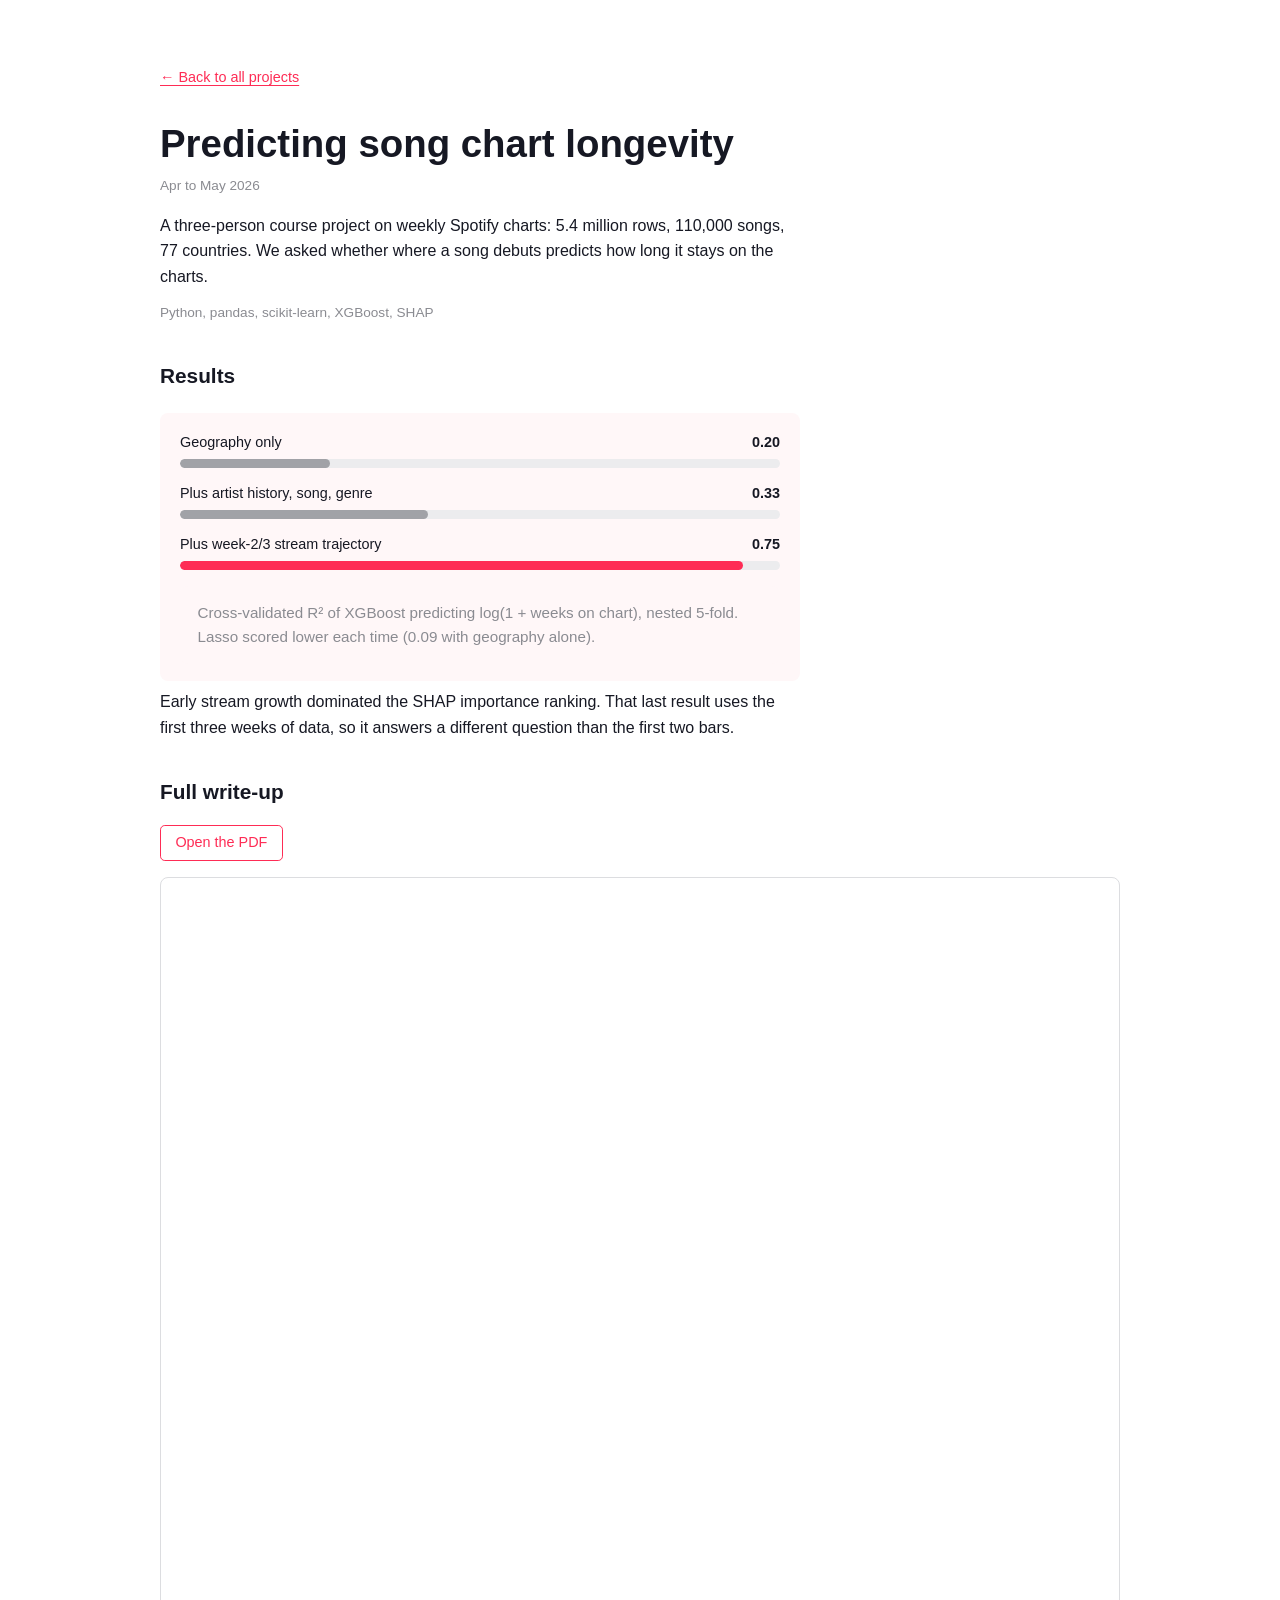
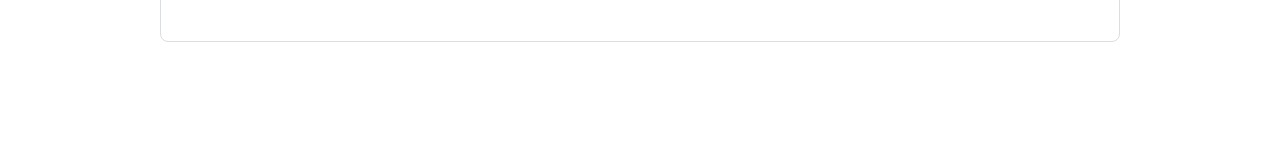
<file: projects/spotify.html>
<!DOCTYPE html>
<html lang="en">
<head>
<meta charset="utf-8">
<meta name="viewport" content="width=device-width, initial-scale=1">
<title>Predicting song chart longevity | Ian Lam</title>
<meta name="description" content="Predicting song chart longevity: a project by Ian Lam.">
<link rel="stylesheet" href="../style.css">
</head>
<body>
<main class="page project">
  <a class="back" href="../index.html#projects">← Back to all projects</a>

  <h1>Predicting song chart longevity</h1>
  <p class="date">Apr to May 2026</p>
  <p class="lead">A three-person course project on weekly Spotify charts: 5.4 million rows, 110,000 songs, 77 countries. We asked whether where a song debuts predicts how long it stays on the charts.</p>
  <p class="tags">Python, pandas, scikit-learn, XGBoost, SHAP</p>

  <h2>Results</h2>
  <div class="chart" role="group" aria-label="Cross-validated R squared by feature set">
          <div class="bar-row">
            <div class="bar-head"><span>Geography only</span><b>0.20</b></div>
            <div class="bar"><span style="--v: 0.20"></span></div>
          </div>
          <div class="bar-row">
            <div class="bar-head"><span>Plus artist history, song, genre</span><b>0.33</b></div>
            <div class="bar"><span style="--v: 0.33"></span></div>
          </div>
          <div class="bar-row">
            <div class="bar-head"><span>Plus week-2/3 stream trajectory</span><b>0.75</b></div>
            <div class="bar"><span class="hl" style="--v: 0.75"></span></div>
          </div>
          <p class="note">Cross-validated R² of XGBoost predicting log(1 + weeks on chart), nested 5-fold. Lasso scored lower each time (0.09 with geography alone).</p>
        </div>
  <p class="body">Early stream growth dominated the SHAP importance ranking. That last result uses the first three weeks of data, so it answers a different question than the first two bars.</p>

    <!-- EDIT: the write-up. Put spotify.pdf in this projects/ folder (compile your LaTeX to PDF first). -->
    <h2>Full write-up</h2>
    <p><a class="btn" href="spotify.pdf">Open the PDF</a></p>
    <iframe class="pdf-frame" src="spotify.pdf" title="Predicting song chart longevity write-up"></iframe>

</main>
</body>
</html>
</file>
<file: style.css>
:root {
  --ink: #161823;        /* main text */
  --muted: #8a8b91;      /* dates, small text */
  --line: #dcdde0;       /* thin borders */
  --red: #fe2c55;        /* accent */
  --tint: #fff7f8;       /* pale pink panels */
  --track: #ececee;      /* empty part of bars */
  --font: "TikTok Sans", "Proxima Nova", "Helvetica Neue", Helvetica, Arial, sans-serif;
}

* { box-sizing: border-box; }
body {
  margin: 0;
  background: #ffffff;
  color: var(--ink);
  font-family: var(--font);
  font-size: 1rem;
  line-height: 1.6;
}
p { margin: 0; }
ul { margin: 0.5rem 0 0; padding-left: 1.2rem; }
li { margin-top: 0.35rem; }
li::marker { color: var(--red); }
a { color: var(--red); text-underline-offset: 0.2em; }
a:focus-visible { outline: 2px solid var(--red); outline-offset: 3px; }

.page { max-width: 64rem; margin: 0 auto; padding: 4rem 2rem 6rem; }

/* Two columns: heading on the left, content on the right */
.block {
  display: grid;
  grid-template-columns: 17rem minmax(0, 1fr);
  gap: 1rem 4rem;
  padding: 3rem 0;
  border-top: 1px solid var(--line);
}
.block.top { border-top: 0; padding-top: 0; }

h1, h2, h3 { margin: 0; line-height: 1.2; }
h1 { font-size: 3.2rem; font-weight: 700; margin-bottom: 1rem; }
h2 { font-size: 1.6rem; font-weight: 700; }
h3 { font-size: 1.05rem; font-weight: 700; }

.pfp {
  display: block;
  width: 9rem;
  height: 9rem;
  margin-bottom: 1.25rem;
  border-radius: 50%;
  object-fit: cover;
  border: 1px solid var(--line);
}
.intro p { max-width: 38rem; }
.intro .email { margin-top: 0.75rem; }

.entry + .entry { margin-top: 2rem; }
.date { color: var(--muted); font-size: 0.85rem; margin-top: 0.1rem; }
.sub { color: var(--muted); margin-top: 0.1rem; }
.body { margin-top: 0.5rem; max-width: 40rem; }
.tags { color: var(--muted); font-size: 0.85rem; margin-top: 0.6rem; }
.btn {
  display: inline-block;
  margin-top: 0.7rem;
  padding: 0.35rem 0.9rem;
  border: 1px solid var(--red);
  border-radius: 0.3rem;
  color: var(--red);
  font-size: 0.9rem;
  text-decoration: none;
}
.btn:hover { background: var(--tint); }

/* Spotify bar chart */
.chart {
  margin-top: 0.9rem;
  padding: 1.1rem 1.25rem;
  background: var(--tint);
  border-radius: 0.5rem;
  max-width: 40rem;
}
.bar-row + .bar-row { margin-top: 0.85rem; }
.bar-head { display: flex; justify-content: space-between; gap: 1rem; font-size: 0.9rem; }
.bar-head b { font-weight: 700; }
.bar {
  height: 0.6rem;
  margin-top: 0.3rem;
  background: var(--track);
  border-radius: 99px;
  overflow: hidden;
}
.bar > span {
  display: block;
  height: 100%;
  width: calc(var(--v) / 0.8 * 100%);   /* full bar = 0.80 */
  background: var(--ink);
  opacity: 0.35;
  border-radius: 99px;
}
.bar > span.hl { background: var(--red); opacity: 1; }
.chart .note { color: var(--muted); font-size: 0.8rem; margin-top: 0.9rem; }

video {
  display: block;
  width: 100%;
  max-width: 40rem;
  border-radius: 0.5rem;
  background: #000;
}
.caption { font-size: 1.15rem; font-weight: 700; line-height: 1.4; }

.skills dt { font-weight: 700; }
.skills dd { margin: 0 0 1rem; }

@media (max-width: 760px) {
  .page { padding: 2.5rem 1.25rem 4rem; }
  .block { grid-template-columns: 1fr; padding: 2rem 0; gap: 1rem; }
  h1 { font-size: 2.4rem; }
}

/* ---------- Project pages ---------- */
.back { display: inline-block; margin-bottom: 2rem; font-size: 0.9rem; }
.project h1 { font-size: 2.4rem; margin-bottom: 0.5rem; }
.project .lead { max-width: 40rem; margin-top: 1rem; }
.project h2 { margin-top: 2.5rem; font-size: 1.3rem; }
.project h2 + p { margin-top: 0.5rem; max-width: 40rem; }
.pdf-frame {
  width: 100%;
  height: 85vh;
  min-height: 32rem;
  margin-top: 1rem;
  border: 1px solid var(--line);
  border-radius: 0.5rem;
}
.project .chart { margin-top: 1.5rem; }


/* Project titles on the home page */
.plink { color: var(--ink); text-decoration: none; border-bottom: 2px solid var(--red); }
.plink:hover { color: var(--red); }
.more { display: inline-block; margin-top: 0.5rem; font-size: 0.9rem; }

/* HeriTab gallery */
.gallery {
  display: grid;
  grid-template-columns: repeat(auto-fill, minmax(14rem, 1fr));
  gap: 1rem;
  margin-top: 1rem;
}
.gallery a { display: block; }
.gallery img {
  display: block;
  width: 100%;
  aspect-ratio: 16 / 10;
  object-fit: cover;
  border: 1px solid var(--line);
  border-radius: 0.5rem;
  transition: transform 0.15s ease;
}
.gallery a:hover img { transform: translateY(-2px); }
.gallery a:focus-visible { outline: 2px solid var(--red); outline-offset: 3px; border-radius: 0.5rem; }
.project .links { margin-top: 1.25rem; }
.project .plain { margin-top: 0.75rem; max-width: 40rem; }

/* Project page buttons side by side */
.project .links .btn + .btn { margin-left: 0.5rem; }

/* ---------- Project cards ---------- */
.block.wide { grid-template-columns: 1fr; }
.cards {
  display: grid;
  grid-template-columns: repeat(auto-fill, minmax(18.5rem, 1fr));
  gap: 1.5rem;
}
.card {
  position: relative;
  display: flex;
  flex-direction: column;
  background: #fff;
  border: 1px solid var(--line);
  border-radius: 1.1rem;
  overflow: hidden;
  box-shadow: 0 1px 2px rgba(22, 24, 35, 0.04);
  transition: transform 0.15s ease, box-shadow 0.15s ease;
}
.card:hover { transform: translateY(-3px); box-shadow: 0 10px 28px rgba(22, 24, 35, 0.12); }
.card:focus-within { outline: 2px solid var(--red); outline-offset: 3px; }


.card-body { display: flex; flex-direction: column; flex: 1; padding: 1.4rem 1.5rem 1.5rem; }
.card h3 { font-size: 1.3rem; line-height: 1.25; }
.card-link { color: var(--ink); text-decoration: none; }
.card-link::after { content: ""; position: absolute; inset: 0; }   /* the whole card is clickable */
.card-link:focus-visible { outline: none; }
.meta {
  margin-top: 0.9rem;
  font-family: ui-monospace, "SF Mono", Menlo, Consolas, monospace;
  font-size: 0.78rem;
  letter-spacing: 0.08em;
  text-transform: uppercase;
  line-height: 1.55;
  color: var(--ink);
}
.desc { margin-top: 0.9rem; font-size: 0.95rem; line-height: 1.55; }
.credit { margin-top: 0.6rem; font-size: 0.85rem; color: var(--muted); }
.pill {
  align-self: flex-start;
  margin-top: auto;
  padding: 0.55rem 1.1rem;
  border-radius: 99px;
  background: #eef0f6;
  color: #6a6c7a;
  font-size: 0.9rem;
  letter-spacing: 0.04em;
  transition: background 0.15s ease, color 0.15s ease;
}
.card:hover .pill { background: var(--ink); color: #fff; }

/* ---------- Wide cards (Experience) ---------- */
.cards.rows { grid-template-columns: 1fr; }
.card.wide { flex-direction: column; }
.card.wide .card.wide .card-body { padding: 1.7rem 2.2rem; }
.card.wide h3 { font-size: 1.5rem; }
.card.wide .desc { max-width: 46rem; }
@media (max-width: 760px) {
  .card.wide   .card.wide .card-body { padding: 1.4rem 1.5rem 1.5rem; }
}

/* ---------- Top of the page: photo + name on the left, contact details on one line at the right ---------- */
.block.top { display: block; }
.masthead {
  display: flex;
  align-items: center;
  justify-content: space-between;
  flex-wrap: wrap;
  gap: 1.25rem 2rem;
}
.who { display: flex; align-items: center; gap: 1.5rem; }
.who .pfp { margin: 0; flex-shrink: 0; }
.who h1 { margin: 0; }
.contact { display: flex; align-items: center; flex-wrap: wrap; gap: 0.4rem 1.4rem; }
.contact .flags { font-size: 1.6rem; line-height: 1; }
.contact a { text-underline-offset: 0.2em; white-space: nowrap; }
.intro { margin-top: 2rem; }
@media (max-width: 760px) {
  .who { gap: 1rem; }
  .who .pfp { width: 6.5rem; height: 6.5rem; }
  .who h1 { font-size: 2.4rem; }
  .intro { margin-top: 1.5rem; }
}

/* ---------- Things I Like ---------- */
.topic + .topic { margin-top: 2.5rem; }
.topic h3 { font-size: 1.15rem; }
.topic .body { margin-top: 0.4rem; }
.topic video { margin-top: 0.9rem; }
.muted { color: var(--muted); }

/* ---------- Figures on project / research pages ---------- */
.figure { margin: 1.5rem 0 0; max-width: 46rem; }
.figure img { display: block; width: 100%; height: auto; background: #fff; border: 1px solid var(--line); border-radius: 0.5rem; }
.figure figcaption { margin-top: 0.5rem; font-size: 0.85rem; line-height: 1.5; color: var(--muted); }
.figure-grid { display: grid; grid-template-columns: repeat(auto-fit, minmax(17rem, 1fr)); gap: 1.25rem; max-width: 46rem; margin-top: 1.5rem; }
.figure-grid .figure { margin: 0; }
.project .timeline { list-style: none; padding: 0; margin-top: 0.75rem; max-width: 40rem; }
.project .timeline li { padding-left: 1rem; border-left: 2px solid var(--red); margin-top: 0.9rem; }
.project .timeline b { display: block; font-size: 0.85rem; color: var(--muted); font-weight: 600; }
.project .note { margin-top: 1rem; padding: 0.9rem 1.1rem; background: var(--tint); border-radius: 0.5rem; max-width: 40rem; font-size: 0.95rem; }

/* Spacing and line length for text-heavy project pages */
.project p { max-width: 40rem; }
.project p + p { margin-top: 0.8rem; }
.project h3 { margin-top: 2.2rem; font-size: 1.15rem; }
.project h3 + p { margin-top: 0.5rem; }
.project .figure + p, .project .figure-grid + p, .project ul + p, .project ol + p { margin-top: 1.2rem; }
.project .figure + .figure { margin-top: 1.5rem; }
.figure.small { max-width: 26rem; }

/* Small data tables on project pages */
.data-table { border-collapse: collapse; width: 100%; max-width: 28rem; margin-top: 1.5rem; font-size: 0.95rem; }
.data-table caption { caption-side: top; text-align: left; margin-bottom: 0.5rem; font-size: 0.85rem; color: var(--muted); }
.data-table th, .data-table td { padding: 0.5rem 0.75rem; border-bottom: 1px solid var(--line); text-align: left; font-weight: 400; }
.data-table thead th { font-weight: 700; border-bottom: 2px solid var(--ink); }
.data-table tbody th { font-weight: 600; }
.data-table td { font-variant-numeric: tabular-nums; }
.data-table.wide { max-width: 40rem; }
.data-table.wide tbody th { white-space: nowrap; vertical-align: top; }

/* ---------- Cards without banners: "Read more" on the left, the tag on the bottom right ---------- */
.card-foot { display: flex; flex-wrap: wrap; align-items: center; justify-content: space-between; gap: 0.6rem 0.8rem; margin-top: auto; padding-top: 1.4rem; }
.card-foot .pill { margin-top: 0; white-space: nowrap; padding: 0.5rem 0.95rem; font-size: 0.85rem; }
.badge {
  margin-left: auto;              /* stays on the right, even if it wraps to its own line */
  padding: 0.3rem 0.6rem;
  border: 1px solid var(--line);
  color: var(--ink);
  font-family: ui-monospace, "SF Mono", Menlo, Consolas, monospace;
  font-size: 0.64rem;
  letter-spacing: 0.08em;
  text-transform: uppercase;
  white-space: nowrap;
}
</file>
